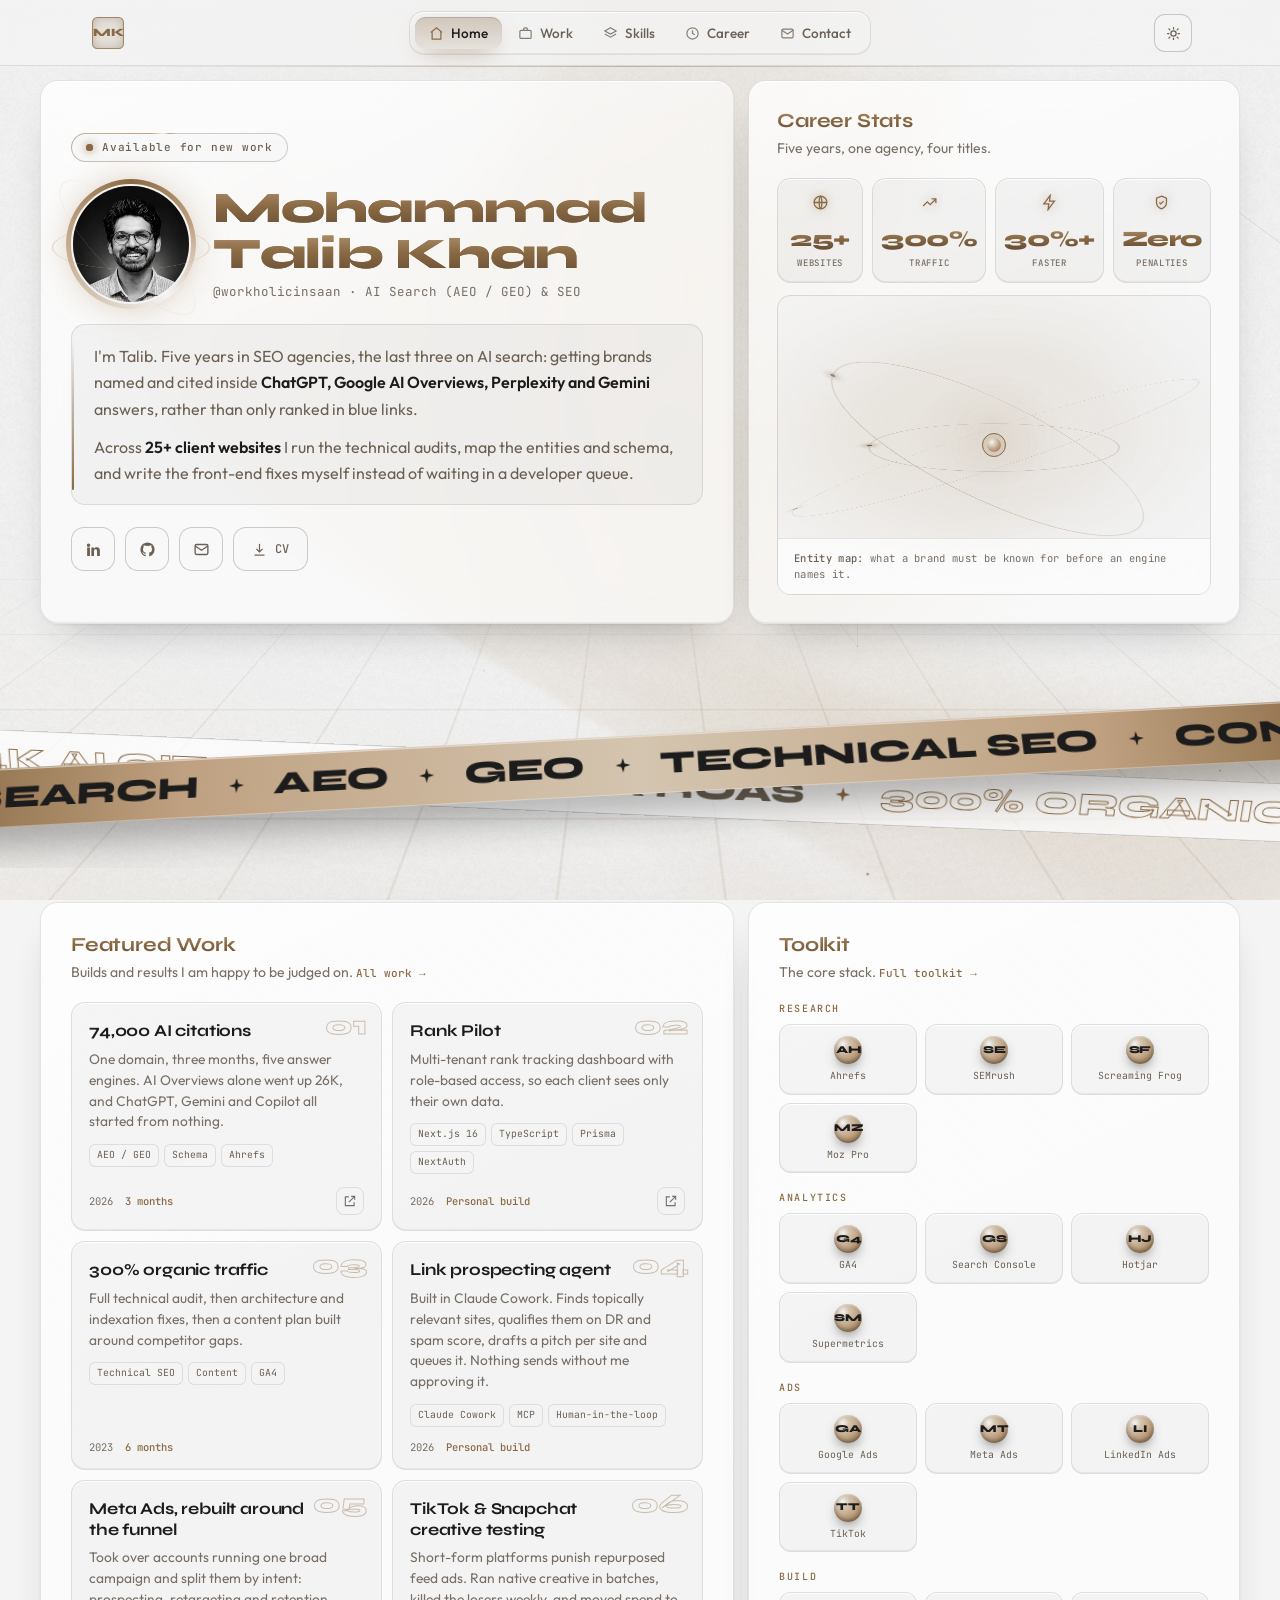
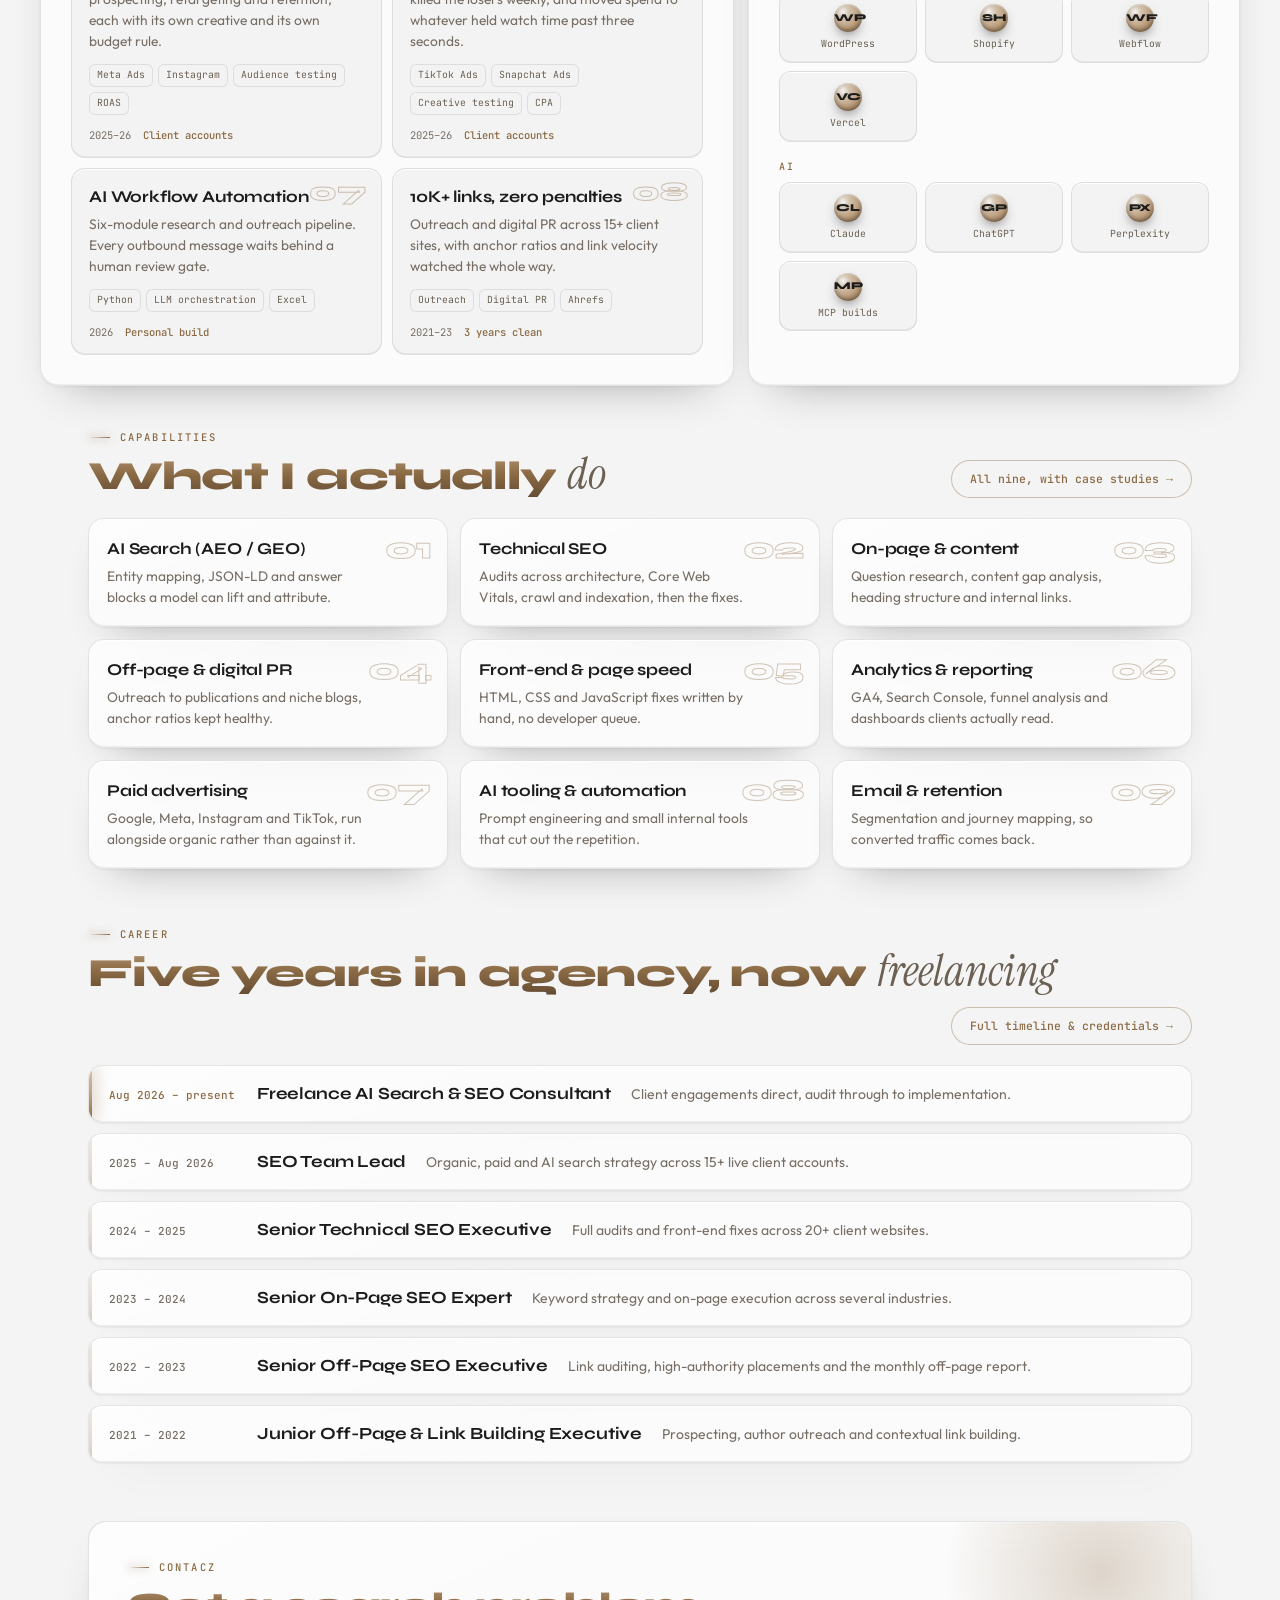
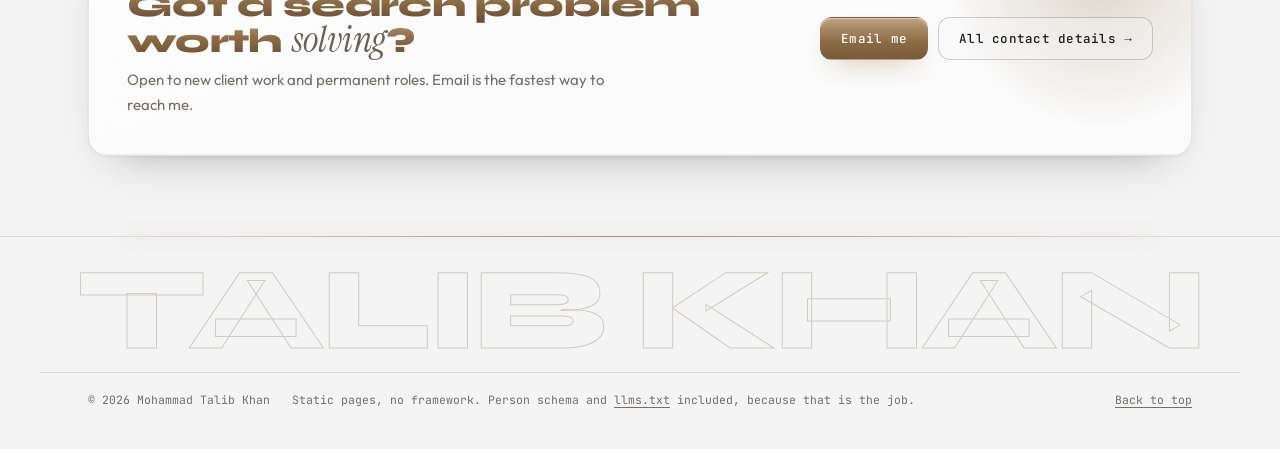
<file: index.html>
<!DOCTYPE html>
<html lang="en-NZ">
<head>
<meta charset="utf-8">
<meta name="viewport" content="width=device-width, initial-scale=1">
<title>Mohammad Talib Khan | AI Search (AEO/GEO) &amp; SEO Specialist</title>
<meta name="description" content="SEO specialist with five years of agency work, three of them on AI search: getting brands named and cited inside ChatGPT, Google AI Overviews, Perplexity and Gemini. 25+ client websites.">
<meta name="author" content="Mohammad Talib Khan">
<meta name="robots" content="index, follow, max-image-preview:large, max-snippet:-1">
<link rel="canonical" href="https://workholicinsaan.github.io/portfolio/">

<meta property="og:type" content="profile">
<meta property="og:title" content="Mohammad Talib Khan | AI Search (AEO/GEO) &amp; SEO Specialist">
<meta property="og:description" content="SEO specialist with five years of agency work, three of them on AI search: getting brands named and cited inside ChatGPT, Google AI Overviews, Perplexity and Gemini. 25+ client websites.">
<meta property="og:url" content="https://workholicinsaan.github.io/portfolio/">
<meta property="og:image" content="https://workholicinsaan.github.io/portfolio/assets/og-image.jpg">
<meta property="og:locale" content="en_NZ">
<meta name="twitter:card" content="summary_large_image">
<meta name="twitter:title" content="Mohammad Talib Khan | AI Search (AEO/GEO) &amp; SEO Specialist">
<meta name="twitter:description" content="SEO specialist with five years of agency work, three of them on AI search: getting brands named and cited inside ChatGPT, Google AI Overviews, Perplexity and Gemini. 25+ client websites.">
<meta name="twitter:image" content="https://workholicinsaan.github.io/portfolio/assets/og-image.jpg">

<meta name="theme-color" content="#1C1C1C" media="(prefers-color-scheme: dark)">
<meta name="theme-color" content="#F4F4F4" media="(prefers-color-scheme: light)">

<link rel="preload" href="assets/fonts/syne.woff2" as="font" type="font/woff2" crossorigin>
<link rel="preload" href="assets/fonts/outfit.woff2" as="font" type="font/woff2" crossorigin>
<script>(function(d){d.classList.add("js");try{var t=localStorage.getItem("theme");if(t)d.setAttribute("data-theme",t);else if(matchMedia("(prefers-color-scheme: light)").matches)d.setAttribute("data-theme","light")}catch(e){}})(document.documentElement)</script>
<link rel="stylesheet" href="assets/style.css">

<script type="application/ld+json">
{
  "@context": "https://schema.org",
  "@graph": [
    {
      "@type": "Person",
      "@id": "https://workholicinsaan.github.io/portfolio/#person",
      "name": "Mohammad Talib Khan",
      "givenName": "Mohammad Talib",
      "familyName": "Khan",
      "jobTitle": "AI Search Optimisation (AEO/GEO) and SEO Specialist",
      "description": "SEO specialist with five years of agency experience, the last three focused on AI search: entity and schema structuring, technical SEO, and getting brands cited inside AI answer engines.",
      "image": "https://workholicinsaan.github.io/portfolio/assets/profile.webp",
      "email": "mailto:talibkhan.seo@gmail.com",
      "telephone": "+64 20 4046 8769",
      "url": "https://workholicinsaan.github.io/portfolio/",
      "alumniOf": {
        "@type": "CollegeOrUniversity",
        "name": "Dronacharya Group of Institutions"
      },
      "worksFor": { "@type": "Organization", "name": "Digitabytes" },
      "knowsAbout": [
        "Answer Engine Optimisation",
        "Generative Engine Optimisation",
        "Technical SEO",
        "JSON-LD structured data",
        "Entity and topic mapping",
        "Core Web Vitals",
        "Google Analytics 4",
        "Google Ads",
        "Link building",
        "Conversion rate optimisation"
      ],
      "sameAs": [
        "https://www.linkedin.com/in/mohammadtalibkhan/",
        "https://github.com/workholicinsaan"
      ]
    },
    {
      "@type": "ProfilePage",
      "@id": "https://workholicinsaan.github.io/portfolio/#page",
      "url": "https://workholicinsaan.github.io/portfolio/",
      "name": "Mohammad Talib Khan, AI Search and SEO Specialist",
      "inLanguage": "en-NZ",
      "mainEntity": { "@id": "https://workholicinsaan.github.io/portfolio/#person" }
    }
  ]
}
</script>
</head>
<body>
<canvas id="bg" aria-hidden="true"></canvas>
<div class="gridfx" aria-hidden="true"></div>
<div class="aura aura--1" aria-hidden="true"></div>
<div class="aura aura--2" aria-hidden="true"></div>
<a class="skip" href="#main">Skip to content</a>

<header class="nav">
  <div class="shell nav__in">
    <a class="mark" href="index.html" aria-label="Home"><span class="cube" aria-hidden="true"><i data-t="MK"></i><i data-t="SEO"></i><i data-t="AEO"></i><i data-t="GEO"></i><i></i><i></i></span></a>
    <nav class="navc" aria-label="Pages">
      <a href="index.html" aria-current="page"><svg width="15" height="15" viewBox="0 0 24 24" fill="none" stroke="currentColor" stroke-width="1.9" aria-hidden="true"><path d="M3 10.5 12 3l9 7.5"/><path d="M5 9.5V21h14V9.5"/></svg><span>Home</span></a>
      <a href="work.html"><svg width="15" height="15" viewBox="0 0 24 24" fill="none" stroke="currentColor" stroke-width="1.9" aria-hidden="true"><rect x="3" y="7" width="18" height="13" rx="2"/><path d="M9 7V5a2 2 0 0 1 2-2h2a2 2 0 0 1 2 2v2"/></svg><span>Work</span></a>
      <a href="skills.html"><svg width="15" height="15" viewBox="0 0 24 24" fill="none" stroke="currentColor" stroke-width="1.9" aria-hidden="true"><path d="m12 3 9 5-9 5-9-5 9-5Z"/><path d="m3 13 9 5 9-5"/></svg><span>Skills</span></a>
      <a href="career.html"><svg width="15" height="15" viewBox="0 0 24 24" fill="none" stroke="currentColor" stroke-width="1.9" aria-hidden="true"><circle cx="12" cy="12" r="9"/><path d="M12 7v5l3.5 2"/></svg><span>Career</span></a>
      <a href="contact.html"><svg width="15" height="15" viewBox="0 0 24 24" fill="none" stroke="currentColor" stroke-width="1.9" aria-hidden="true"><rect x="3" y="5" width="18" height="14" rx="2"/><path d="m3 7 9 6 9-6"/></svg><span>Contact</span></a>
    </nav>
    <div class="nav__cta">
      <button class="iconbtn" id="themeBtn" type="button" aria-label="Switch colour theme">
        <span class="ic" aria-hidden="true"><svg width="15" height="15" viewBox="0 0 24 24" fill="none" stroke="currentColor" stroke-width="2"><path d="M21 12.8A9 9 0 1 1 11.2 3a7 7 0 0 0 9.8 9.8z"/></svg><svg width="15" height="15" viewBox="0 0 24 24" fill="none" stroke="currentColor" stroke-width="2" stroke-linecap="round"><circle cx="12" cy="12" r="4.2"/><path d="M12 2.5v2.2M12 19.3v2.2M4.6 4.6l1.6 1.6M17.8 17.8l1.6 1.6M2.5 12h2.2M19.3 12h2.2M4.6 19.4l1.6-1.6M17.8 6.2l1.6-1.6"/></svg></span>
      </button>
    </div>
  </div>
</header>

<main id="main">
<a id="top"></a>
<!-- ============================ ROW 1: PROFILE + STATS ============================ -->
<section class="shell bento">

  <div class="tile t-profile pcard">
    <span class="pill"><i></i> Available for new work</span>
    <div class="phead">
      <div class="avatar-wrap"><div class="avatar"><img src="[data-uri]" width="440" height="440" alt="Mohammad Talib Khan" fetchpriority="high"></div><span class="orbit orbit--1" aria-hidden="true"><i></i></span><span class="orbit orbit--2" aria-hidden="true"><i></i></span></div>
      <div>
        <h1>Mohammad Talib Khan</h1>
        <p class="handle">@workholicinsaan &middot; AI Search (AEO / GEO) &amp; SEO</p>
      </div>
    </div>
    <div class="inner">
      <p class="bio">I'm Talib. Five years in SEO agencies, the last three on AI search: getting brands named and cited inside <b>ChatGPT, Google AI Overviews, Perplexity and Gemini</b> answers, rather than only ranked in blue links.</p>
      <p class="bio">Across <b>25+ client websites</b> I run the technical audits, map the entities and schema, and write the front-end fixes myself instead of waiting in a developer queue.</p>
    </div>
    <div class="social">
      <a class="sbtn" href="https://www.linkedin.com/in/mohammadtalibkhan/" target="_blank" rel="noopener" aria-label="LinkedIn"><svg width="17" height="17" viewBox="0 0 24 24" fill="currentColor" aria-hidden="true"><path d="M4.98 3.5a2.5 2.5 0 1 1 0 5 2.5 2.5 0 0 1 0-5ZM3 9h4v12H3zM9 9h3.8v1.7h.05c.53-.95 1.83-1.95 3.75-1.95C20.4 8.75 21 11.1 21 14.1V21h-4v-6c0-1.43-.03-3.27-2-3.27-2 0-2.3 1.55-2.3 3.16V21H9z"/></svg></a>
      <a class="sbtn" href="https://github.com/workholicinsaan" target="_blank" rel="noopener" aria-label="GitHub"><svg width="17" height="17" viewBox="0 0 24 24" fill="currentColor" aria-hidden="true"><path d="M12 2a10 10 0 0 0-3.16 19.49c.5.09.68-.22.68-.48v-1.7c-2.78.6-3.37-1.34-3.37-1.34-.45-1.16-1.11-1.47-1.11-1.47-.91-.62.07-.6.07-.6 1 .07 1.53 1.03 1.53 1.03.9 1.53 2.34 1.09 2.91.83.09-.65.35-1.09.63-1.34-2.22-.25-4.56-1.11-4.56-4.94 0-1.09.39-1.98 1.03-2.68-.1-.25-.45-1.27.1-2.64 0 0 .84-.27 2.75 1.02a9.5 9.5 0 0 1 5 0c1.91-1.29 2.75-1.02 2.75-1.02.55 1.37.2 2.39.1 2.64.64.7 1.03 1.59 1.03 2.68 0 3.84-2.34 4.68-4.57 4.93.36.31.68.92.68 1.85v2.74c0 .27.18.58.69.48A10 10 0 0 0 12 2Z"/></svg></a>
      <a class="sbtn" href="mailto:talibkhan.seo@gmail.com" aria-label="Email"><svg width="17" height="17" viewBox="0 0 24 24" fill="none" stroke="currentColor" stroke-width="1.9" aria-hidden="true"><rect x="3" y="5" width="18" height="14" rx="2"/><path d="m3 7 9 6 9-6"/></svg></a>
      <a class="sbtn sbtn--wide" href="assets/mohammad-talib-khan-cv.pdf" download><svg width="15" height="15" viewBox="0 0 24 24" fill="none" stroke="currentColor" stroke-width="1.9" aria-hidden="true"><path d="M12 3v12"/><path d="m7 11 5 5 5-5"/><path d="M4 21h16"/></svg> CV</a>
    </div>
  </div>

  <div class="tile t-stack" style="padding:clamp(20px,2.4vw,28px);display:flex;flex-direction:column">
    <h2 class="card__h">Career Stats</h2>
    <p class="card__s">Five years, one agency, four titles.</p>
    <div class="stats4">
      <div class="st"><svg width="17" height="17" viewBox="0 0 24 24" fill="none" stroke="currentColor" stroke-width="1.8" aria-hidden="true"><circle cx="12" cy="12" r="9"/><path d="M3 12h18M12 3c2.5 2.7 2.5 15.3 0 18M12 3c-2.5 2.7-2.5 15.3 0 18"/></svg><b>25+</b><span>WEBSITES</span></div>
      <div class="st"><svg width="17" height="17" viewBox="0 0 24 24" fill="none" stroke="currentColor" stroke-width="1.8" aria-hidden="true"><path d="m3 17 6-6 4 4 8-8"/><path d="M15 7h6v6"/></svg><b>300%</b><span>TRAFFIC</span></div>
      <div class="st"><svg width="17" height="17" viewBox="0 0 24 24" fill="none" stroke="currentColor" stroke-width="1.8" aria-hidden="true"><path d="M13 2 4 14h7l-1 8 9-12h-7l1-8Z"/></svg><b>30%+</b><span>FASTER</span></div>
      <div class="st"><svg width="17" height="17" viewBox="0 0 24 24" fill="none" stroke="currentColor" stroke-width="1.8" aria-hidden="true"><path d="M12 3l7 3v6c0 4.2-2.9 7.6-7 9-4.1-1.4-7-4.8-7-9V6l7-3Z"/><path d="m9 12 2 2 4-4"/></svg><b>Zero</b><span>PENALTIES</span></div>
    </div>
    <div class="graphbox">
      <div class="orb" aria-hidden="true">
        <div class="orb__rings">
          <span class="ring ring--a"></span>
          <span class="ring ring--b"></span>
          <span class="ring ring--c"></span>
        </div>
        <span class="orb__core"></span>
        <canvas id="ggraph"></canvas>
      </div>
      <p class="orb__cap"><b>Entity map:</b> what a brand must be known for before an engine names it.</p>
    </div>
  </div>
</section>

<!-- ============================ 3D MARQUEE (decorative, words drawn by CSS) ============================ -->
<div class="bands" aria-hidden="true">
  <div class="band band--a"><div class="band__track">
    <span data-t="AI Search"></span><i class="band__sep"></i>
    <span data-t="AEO"></span><i class="band__sep"></i>
    <span data-t="GEO"></span><i class="band__sep"></i>
    <span data-t="Technical SEO"></span><i class="band__sep"></i>
    <span data-t="Content"></span><i class="band__sep"></i>
    <span data-t="Digital PR"></span><i class="band__sep"></i>
    <span data-t="Google Ads"></span><i class="band__sep"></i>
    <span data-t="Meta Ads"></span><i class="band__sep"></i>
    <span data-t="TikTok Ads"></span><i class="band__sep"></i>
    <span data-t="Analytics"></span><i class="band__sep"></i>
    <span data-t="Page Speed"></span><i class="band__sep"></i>
  </div></div>
  <div class="band band--b"><div class="band__track">
    <span data-t="74K AI citations"></span><i class="band__sep"></i>
    <span data-t="10.82x ROAS"></span><i class="band__sep"></i>
    <span data-t="300% organic traffic"></span><i class="band__sep"></i>
    <span data-t="1.4s LCP"></span><i class="band__sep"></i>
    <span data-t="10K+ backlinks"></span><i class="band__sep"></i>
    <span data-t="Zero penalties"></span><i class="band__sep"></i>
    <span data-t="25+ websites"></span><i class="band__sep"></i>
    <span data-t="&euro;1.53M attributed revenue"></span><i class="band__sep"></i>
  </div></div>
</div>

<!-- ============================ ROW 2: FEATURED + TOOLKIT ============================ -->
<section class="shell bento" style="padding-top:0">
  <div class="tile t-work">
    <h2 class="card__h">Featured Work</h2>
    <p class="card__s">Builds and results I am happy to be judged on. <a class="cardlink" href="work.html">All work &rarr;</a></p>
    <div class="fp">
      <article class="fpc">
        <h4>74,000 AI citations</h4>
        <p>One domain, three months, five answer engines. AI Overviews alone went up 26K, and ChatGPT, Gemini and Copilot all started from nothing.</p>
        <ul class="fpt"><li>AEO / GEO</li><li>Schema</li><li>Ahrefs</li></ul>
        <div class="fpf"><span>2026</span><b>3 months</b><a href="https://visa2fly.com/" target="_blank" rel="noopener" aria-label="Visit visa2fly.com"><svg width="14" height="14" viewBox="0 0 24 24" fill="none" stroke="currentColor" stroke-width="1.9" aria-hidden="true"><path d="M14 4h6v6"/><path d="M20 4 10 14"/><path d="M19 14v6H4V5h6"/></svg></a></div>
      </article>

      <article class="fpc">
        <h4>Rank Pilot</h4>
        <p>Multi-tenant rank tracking dashboard with role-based access, so each client sees only their own data.</p>
        <ul class="fpt"><li>Next.js 16</li><li>TypeScript</li><li>Prisma</li><li>NextAuth</li></ul>
        <div class="fpf"><span>2026</span><b>Personal build</b><a href="https://github.com/workholicinsaan" target="_blank" rel="noopener" aria-label="GitHub"><svg width="14" height="14" viewBox="0 0 24 24" fill="none" stroke="currentColor" stroke-width="1.9" aria-hidden="true"><path d="M14 4h6v6"/><path d="M20 4 10 14"/><path d="M19 14v6H4V5h6"/></svg></a></div>
      </article>

      <article class="fpc">
        <h4>300% organic traffic</h4>
        <p>Full technical audit, then architecture and indexation fixes, then a content plan built around competitor gaps.</p>
        <ul class="fpt"><li>Technical SEO</li><li>Content</li><li>GA4</li></ul>
        <div class="fpf"><span>2023</span><b>6 months</b></div>
      </article>

      <article class="fpc">
        <h4>Link prospecting agent</h4>
        <p>Built in Claude Cowork. Finds topically relevant sites, qualifies them on DR and spam score, drafts a pitch per site and queues it. Nothing sends without me approving it.</p>
        <ul class="fpt"><li>Claude Cowork</li><li>MCP</li><li>Human-in-the-loop</li></ul>
        <div class="fpf"><span>2026</span><b>Personal build</b></div>
      </article>

      <article class="fpc">
        <h4>Meta Ads, rebuilt around the funnel</h4>
        <p>Took over accounts running one broad campaign and split them by intent: prospecting, retargeting and retention, each with its own creative and its own budget rule.</p>
        <ul class="fpt"><li>Meta Ads</li><li>Instagram</li><li>Audience testing</li><li>ROAS</li></ul>
        <div class="fpf"><span>2025&ndash;26</span><b>Client accounts</b></div>
      </article>

      <article class="fpc">
        <h4>TikTok &amp; Snapchat creative testing</h4>
        <p>Short-form platforms punish repurposed feed ads. Ran native creative in batches, killed the losers weekly, and moved spend to whatever held watch time past three seconds.</p>
        <ul class="fpt"><li>TikTok Ads</li><li>Snapchat Ads</li><li>Creative testing</li><li>CPA</li></ul>
        <div class="fpf"><span>2025&ndash;26</span><b>Client accounts</b></div>
      </article>

      <article class="fpc">
        <h4>AI Workflow Automation</h4>
        <p>Six-module research and outreach pipeline. Every outbound message waits behind a human review gate.</p>
        <ul class="fpt"><li>Python</li><li>LLM orchestration</li><li>Excel</li></ul>
        <div class="fpf"><span>2026</span><b>Personal build</b></div>
      </article>

      <article class="fpc">
        <h4>10K+ links, zero penalties</h4>
        <p>Outreach and digital PR across 15+ client sites, with anchor ratios and link velocity watched the whole way.</p>
        <ul class="fpt"><li>Outreach</li><li>Digital PR</li><li>Ahrefs</li></ul>
        <div class="fpf"><span>2021&ndash;23</span><b>3 years clean</b></div>
      </article>
    </div>
  </div>

  <div class="tile t-tools">
    <h2 class="card__h">Toolkit</h2>
    <p class="card__s">The core stack. <a class="cardlink" href="skills.html#toolkit">Full toolkit &rarr;</a></p>
    <p class="tgroup">Research</p>
    <ul class="tools">
      <li><span class="tm" aria-hidden="true">AH</span>Ahrefs</li>
      <li><span class="tm" aria-hidden="true">SE</span>SEMrush</li>
      <li><span class="tm" aria-hidden="true">SF</span>Screaming Frog</li>
      <li><span class="tm" aria-hidden="true">MZ</span>Moz Pro</li>
    </ul>
    <p class="tgroup">Analytics</p>
    <ul class="tools">
      <li><span class="tm" aria-hidden="true">G4</span>GA4</li>
      <li><span class="tm" aria-hidden="true">GS</span>Search Console</li>
      <li><span class="tm" aria-hidden="true">HJ</span>Hotjar</li>
      <li><span class="tm" aria-hidden="true">SM</span>Supermetrics</li>
    </ul>
    <p class="tgroup">Ads</p>
    <ul class="tools">
      <li><span class="tm" aria-hidden="true">GA</span>Google Ads</li>
      <li><span class="tm" aria-hidden="true">MT</span>Meta Ads</li>
      <li><span class="tm" aria-hidden="true">LI</span>LinkedIn Ads</li>
      <li><span class="tm" aria-hidden="true">TT</span>TikTok</li>
    </ul>
    <p class="tgroup">Build</p>
    <ul class="tools">
      <li><span class="tm" aria-hidden="true">WP</span>WordPress</li>
      <li><span class="tm" aria-hidden="true">SH</span>Shopify</li>
      <li><span class="tm" aria-hidden="true">WF</span>Webflow</li>
      <li><span class="tm" aria-hidden="true">VC</span>Vercel</li>
    </ul>
    <p class="tgroup">AI</p>
    <ul class="tools">
      <li><span class="tm" aria-hidden="true">CL</span>Claude</li>
      <li><span class="tm" aria-hidden="true">GP</span>ChatGPT</li>
      <li><span class="tm" aria-hidden="true">PX</span>Perplexity</li>
      <li><span class="tm" aria-hidden="true">MP</span>MCP builds</li>
    </ul>
  </div>
</section>

<!-- ============================ SKILLS AT A GLANCE ============================ -->
<section class="shell" style="padding-bottom:clamp(38px,5vw,58px)">
  <div class="shead rv">
    <div>
      <p class="eyebrow">Capabilities</p>
      <h2>What I actually <span class="it">do</span></h2>
    </div>
    <a class="shead__l" href="skills.html">All nine, with case studies &rarr;</a>
  </div>
  <div class="skmini">
    <a class="skm" href="skills.html"><b>AI Search (AEO / GEO)</b><span>Entity mapping, JSON-LD and answer blocks a model can lift and attribute.</span></a>
    <a class="skm" href="skills.html"><b>Technical SEO</b><span>Audits across architecture, Core Web Vitals, crawl and indexation, then the fixes.</span></a>
    <a class="skm" href="skills.html"><b>On-page &amp; content</b><span>Question research, content gap analysis, heading structure and internal links.</span></a>
    <a class="skm" href="skills.html"><b>Off-page &amp; digital PR</b><span>Outreach to publications and niche blogs, anchor ratios kept healthy.</span></a>
    <a class="skm" href="skills.html"><b>Front-end &amp; page speed</b><span>HTML, CSS and JavaScript fixes written by hand, no developer queue.</span></a>
    <a class="skm" href="skills.html"><b>Analytics &amp; reporting</b><span>GA4, Search Console, funnel analysis and dashboards clients actually read.</span></a>
    <a class="skm" href="skills.html"><b>Paid advertising</b><span>Google, Meta, Instagram and TikTok, run alongside organic rather than against it.</span></a>
    <a class="skm" href="skills.html"><b>AI tooling &amp; automation</b><span>Prompt engineering and small internal tools that cut out the repetition.</span></a>
    <a class="skm" href="skills.html"><b>Email &amp; retention</b><span>Segmentation and journey mapping, so converted traffic comes back.</span></a>
  </div>
</section>

<!-- ============================ CAREER AT A GLANCE ============================ -->
<section class="shell" style="padding-bottom:clamp(38px,5vw,58px)">
  <div class="shead rv">
    <div>
      <p class="eyebrow">Career</p>
      <h2>Five years in agency, now <span class="it">freelancing</span></h2>
    </div>
    <a class="shead__l" href="career.html">Full timeline &amp; credentials &rarr;</a>
  </div>
  <div class="cmini">
    <div class="cm"><em>Aug 2026 – present</em><b>Freelance AI Search &amp; SEO Consultant</b><span>Client engagements direct, audit through to implementation.</span></div>
    <div class="cm cm--old"><em>2025 – Aug 2026</em><b>SEO Team Lead</b><span>Organic, paid and AI search strategy across 15+ live client accounts.</span></div>
    <div class="cm cm--old"><em>2024 – 2025</em><b>Senior Technical SEO Executive</b><span>Full audits and front-end fixes across 20+ client websites.</span></div>
    <div class="cm cm--old"><em>2023 – 2024</em><b>Senior On-Page SEO Expert</b><span>Keyword strategy and on-page execution across several industries.</span></div>
    <div class="cm cm--old"><em>2022 – 2023</em><b>Senior Off-Page SEO Executive</b><span>Link auditing, high-authority placements and the monthly off-page report.</span></div>
    <div class="cm cm--old"><em>2021 – 2022</em><b>Junior Off-Page &amp; Link Building Executive</b><span>Prospecting, author outreach and contextual link building.</span></div>
  </div>
</section>

<!-- ============================ CONTACT STRIP ============================ -->
<section class="shell" style="padding-bottom:clamp(48px,7vw,80px)">
  <div class="cstrip rv">
    <div class="cstrip__t">
      <p class="eyebrow">Contact</p>
      <h2>Got a search problem worth <span class="it">solving</span>?</h2>
      <p>Open to new client work and permanent roles. Email is the fastest way to reach me.</p>
    </div>
    <div class="row">
      <a class="btn btn--fill" href="mailto:talibkhan.seo@gmail.com?subject=Role%20enquiry">Email me</a>
      <a class="btn" href="contact.html">All contact details &rarr;</a>
    </div>
  </div>
</section>

</main>

<footer class="foot">
  <div class="wordmark" aria-hidden="true" data-word="Talib Khan"></div>
  <div class="shell foot__in">
    <span>&copy; <span id="yr">2026</span> Mohammad Talib Khan</span>
    <span>Static pages, no framework. Person schema and <a href="llms.txt">llms.txt</a> included, because that is the job.</span>
    <span class="foot__r"><a href="#top">Back to top</a></span>
  </div>
</footer>

<script src="assets/app.js" defer></script>
</body>
</html>
</file>
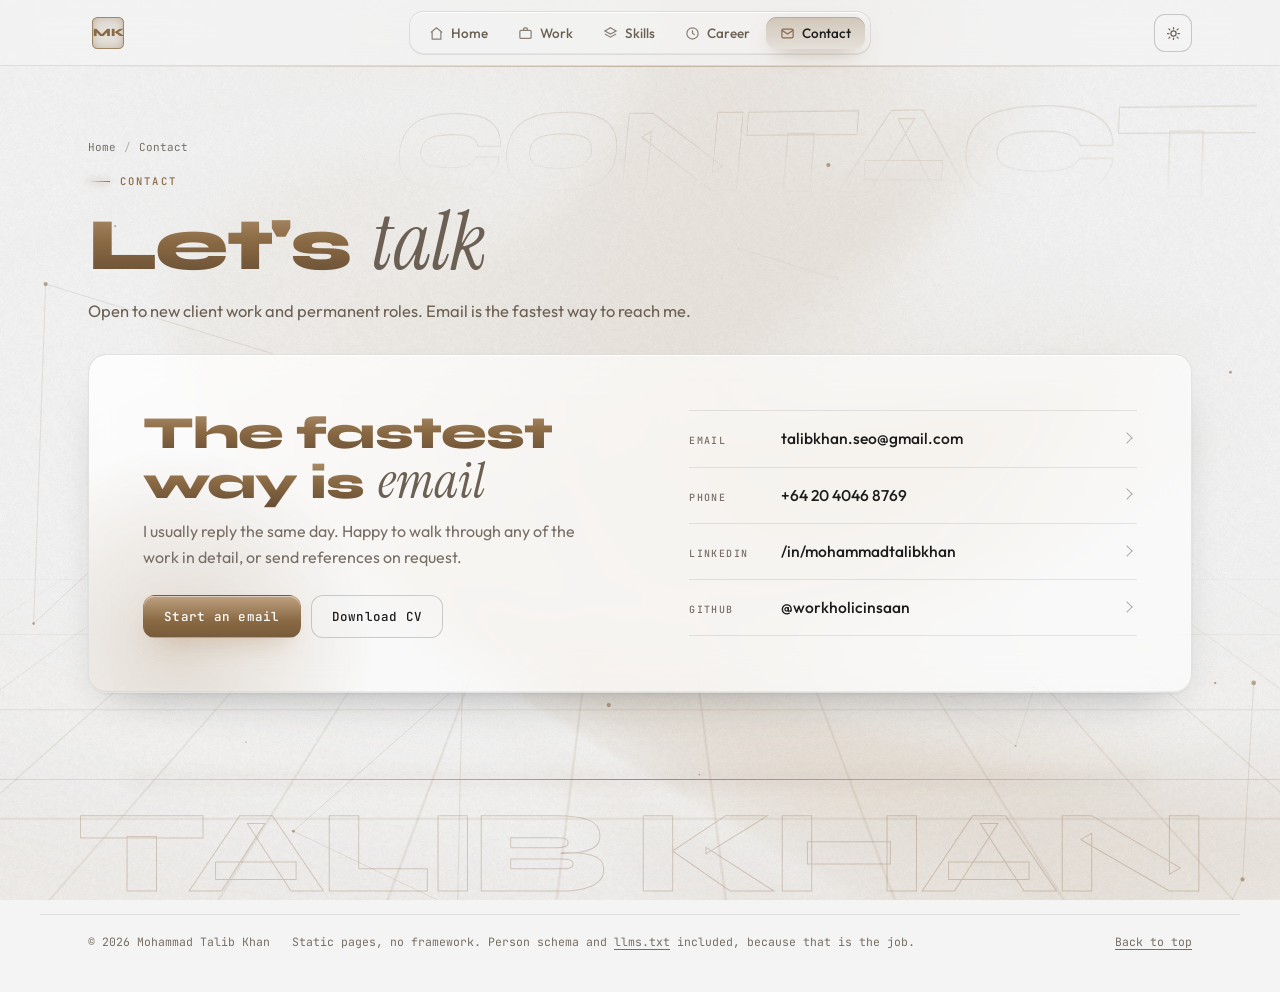
<file: contact.html>
<!DOCTYPE html>
<html lang="en-NZ">
<head>
<meta charset="utf-8">
<meta name="viewport" content="width=device-width, initial-scale=1">
<title>Contact | Mohammad Talib Khan</title>
<meta name="description" content="Get in touch with Mohammad Talib Khan, AI search and SEO specialist. Email talibkhan.seo@gmail.com or call +64 20 4046 8769.">
<meta name="author" content="Mohammad Talib Khan">
<meta name="robots" content="index, follow, max-image-preview:large, max-snippet:-1">
<link rel="canonical" href="https://workholicinsaan.github.io/portfolio/contact.html">

<meta property="og:type" content="website">
<meta property="og:title" content="Contact | Mohammad Talib Khan">
<meta property="og:description" content="Get in touch with Mohammad Talib Khan, AI search and SEO specialist. Email talibkhan.seo@gmail.com or call +64 20 4046 8769.">
<meta property="og:url" content="https://workholicinsaan.github.io/portfolio/contact.html">
<meta property="og:image" content="https://workholicinsaan.github.io/portfolio/assets/og-image.jpg">
<meta property="og:locale" content="en_NZ">
<meta name="twitter:card" content="summary_large_image">
<meta name="twitter:title" content="Contact | Mohammad Talib Khan">
<meta name="twitter:description" content="Get in touch with Mohammad Talib Khan, AI search and SEO specialist. Email talibkhan.seo@gmail.com or call +64 20 4046 8769.">
<meta name="twitter:image" content="https://workholicinsaan.github.io/portfolio/assets/og-image.jpg">

<meta name="theme-color" content="#1C1C1C" media="(prefers-color-scheme: dark)">
<meta name="theme-color" content="#F4F4F4" media="(prefers-color-scheme: light)">

<link rel="preload" href="assets/fonts/syne.woff2" as="font" type="font/woff2" crossorigin>
<link rel="preload" href="assets/fonts/outfit.woff2" as="font" type="font/woff2" crossorigin>
<script>(function(d){d.classList.add("js");try{var t=localStorage.getItem("theme");if(t)d.setAttribute("data-theme",t);else if(matchMedia("(prefers-color-scheme: light)").matches)d.setAttribute("data-theme","light")}catch(e){}})(document.documentElement)</script>
<link rel="stylesheet" href="assets/style.css">

<script type="application/ld+json">
{
  "@context": "https://schema.org",
  "@graph": [
    {
      "@type": "ContactPage",
      "@id": "https://workholicinsaan.github.io/portfolio/contact.html#page",
      "url": "https://workholicinsaan.github.io/portfolio/contact.html",
      "name": "Contact | Mohammad Talib Khan",
      "inLanguage": "en-NZ",
      "about": { "@id": "https://workholicinsaan.github.io/portfolio/#person" }
    },
    {
      "@type": "BreadcrumbList",
      "itemListElement": [
        { "@type": "ListItem", "position": 1, "name": "Home", "item": "https://workholicinsaan.github.io/portfolio/" },
        { "@type": "ListItem", "position": 2, "name": "Contact", "item": "https://workholicinsaan.github.io/portfolio/contact.html" }
      ]
    }
  ]
}
</script>
</head>
<body>
<canvas id="bg" aria-hidden="true"></canvas>
<div class="gridfx" aria-hidden="true"></div>
<div class="aura aura--1" aria-hidden="true"></div>
<div class="aura aura--2" aria-hidden="true"></div>
<a class="skip" href="#main">Skip to content</a>

<header class="nav">
  <div class="shell nav__in">
    <a class="mark" href="index.html" aria-label="Home"><span class="cube" aria-hidden="true"><i data-t="MK"></i><i data-t="SEO"></i><i data-t="AEO"></i><i data-t="GEO"></i><i></i><i></i></span></a>
    <nav class="navc" aria-label="Pages">
      <a href="index.html"><svg width="15" height="15" viewBox="0 0 24 24" fill="none" stroke="currentColor" stroke-width="1.9" aria-hidden="true"><path d="M3 10.5 12 3l9 7.5"/><path d="M5 9.5V21h14V9.5"/></svg><span>Home</span></a>
      <a href="work.html"><svg width="15" height="15" viewBox="0 0 24 24" fill="none" stroke="currentColor" stroke-width="1.9" aria-hidden="true"><rect x="3" y="7" width="18" height="13" rx="2"/><path d="M9 7V5a2 2 0 0 1 2-2h2a2 2 0 0 1 2 2v2"/></svg><span>Work</span></a>
      <a href="skills.html"><svg width="15" height="15" viewBox="0 0 24 24" fill="none" stroke="currentColor" stroke-width="1.9" aria-hidden="true"><path d="m12 3 9 5-9 5-9-5 9-5Z"/><path d="m3 13 9 5 9-5"/></svg><span>Skills</span></a>
      <a href="career.html"><svg width="15" height="15" viewBox="0 0 24 24" fill="none" stroke="currentColor" stroke-width="1.9" aria-hidden="true"><circle cx="12" cy="12" r="9"/><path d="M12 7v5l3.5 2"/></svg><span>Career</span></a>
      <a href="contact.html" aria-current="page"><svg width="15" height="15" viewBox="0 0 24 24" fill="none" stroke="currentColor" stroke-width="1.9" aria-hidden="true"><rect x="3" y="5" width="18" height="14" rx="2"/><path d="m3 7 9 6 9-6"/></svg><span>Contact</span></a>
    </nav>
    <div class="nav__cta">
      <button class="iconbtn" id="themeBtn" type="button" aria-label="Switch colour theme">
        <span class="ic" aria-hidden="true"><svg width="15" height="15" viewBox="0 0 24 24" fill="none" stroke="currentColor" stroke-width="2"><path d="M21 12.8A9 9 0 1 1 11.2 3a7 7 0 0 0 9.8 9.8z"/></svg><svg width="15" height="15" viewBox="0 0 24 24" fill="none" stroke="currentColor" stroke-width="2" stroke-linecap="round"><circle cx="12" cy="12" r="4.2"/><path d="M12 2.5v2.2M12 19.3v2.2M4.6 4.6l1.6 1.6M17.8 17.8l1.6 1.6M2.5 12h2.2M19.3 12h2.2M4.6 19.4l1.6-1.6M17.8 6.2l1.6-1.6"/></svg></span>
      </button>
    </div>
  </div>
</header>

<main id="main">
<a id="top"></a>
<section class="shell pagehead" data-word="Contact">
  <p class="crumb"><a href="index.html">Home</a><span>/</span>Contact</p>
  <p class="eyebrow">Contact</p>
  <h1>Let's <span class="it">talk</span></h1>
  <p>Open to new client work and permanent roles. Email is the fastest way to reach me.</p>
</section>

<!-- ============================ CONTACT ============================ -->
<section class="shell" style="padding-bottom:clamp(48px,7vw,86px)" id="contact">
  <div class="cta rv">
    <div>
      <h2>The fastest way is <span class="it">email</span></h2>
      <p>I usually reply the same day. Happy to walk through any of the work in detail, or send references on request.</p>
      <div class="row">
        <a class="btn btn--fill" href="mailto:talibkhan.seo@gmail.com?subject=Role%20enquiry">Start an email</a>
        <a class="btn" href="assets/mohammad-talib-khan-cv.pdf" download>Download CV</a>
      </div>
    </div>
    <ul class="clist">
      <li><a href="mailto:talibkhan.seo@gmail.com"><em>Email</em><b>talibkhan.seo@gmail.com</b></a></li>
      <li><a href="tel:+642040468769"><em>Phone</em><b>+64 20 4046 8769</b></a></li>
      <li><a href="https://www.linkedin.com/in/mohammadtalibkhan/" target="_blank" rel="noopener"><em>LinkedIn</em><b>/in/mohammadtalibkhan</b></a></li>
      <li><a href="https://github.com/workholicinsaan" target="_blank" rel="noopener"><em>GitHub</em><b>@workholicinsaan</b></a></li>
          </ul>
  </div>
</section>
</main>

<footer class="foot">
  <div class="wordmark" aria-hidden="true" data-word="Talib Khan"></div>
  <div class="shell foot__in">
    <span>&copy; <span id="yr">2026</span> Mohammad Talib Khan</span>
    <span>Static pages, no framework. Person schema and <a href="llms.txt">llms.txt</a> included, because that is the job.</span>
    <span class="foot__r"><a href="#top">Back to top</a></span>
  </div>
</footer>

<script src="assets/app.js" defer></script>
</body>
</html>
</file>
<file: assets/style.css>
/* ============================================================
   MOHAMMAD TALIB KHAN · PORTFOLIO · 5D EDITION

   Palette is unchanged, chosen by the client:
   #1C1C1C ground · #BFA181 brass · #D4C5B0 sand · #F4F4F4 chalk
   Every other colour in this file is a tint or shade of those four.

   How the "5D" is built:
   1. depth      glass cards, 3D tilt, parallax layers, a perspective floor
   2. motion     3D reveals, word flips, orbiting rings, marquee bands
   3. time       a liquid brass background that keeps flowing (WebGL, app.js)
   4. light      brass behaves like metal: sheen sweeps, a light that follows the cursor
   5. response   everything reacts to the cursor and to scroll
   ============================================================ */

/* ---------- fonts: self-hosted, latin subset ---------- */
@font-face{font-family:"Syne";src:url("fonts/syne.woff2") format("woff2");font-weight:400 800;font-style:normal;font-display:swap;unicode-range:U+0000-00FF,U+0131,U+0152-0153,U+02BB-02BC,U+02C6,U+02DA,U+02DC,U+0304,U+0308,U+0329,U+2000-206F,U+20AC,U+2122,U+2191,U+2193,U+2212,U+2215,U+FEFF,U+FFFD}
@font-face{font-family:"Instrument Serif";src:url("fonts/instrument-serif-italic.woff2") format("woff2");font-weight:400;font-style:italic;font-display:swap;unicode-range:U+0000-00FF,U+0131,U+0152-0153,U+02BB-02BC,U+02C6,U+02DA,U+02DC,U+0304,U+0308,U+0329,U+2000-206F,U+20AC,U+2122,U+2191,U+2193,U+2212,U+2215,U+FEFF,U+FFFD}
@font-face{font-family:"Outfit";src:url("fonts/outfit.woff2") format("woff2");font-weight:100 900;font-style:normal;font-display:swap;unicode-range:U+0000-00FF,U+0131,U+0152-0153,U+02BB-02BC,U+02C6,U+02DA,U+02DC,U+0304,U+0308,U+0329,U+2000-206F,U+20AC,U+2122,U+2191,U+2193,U+2212,U+2215,U+FEFF,U+FFFD}
@font-face{font-family:"JetBrains Mono";src:url("fonts/jetbrains-mono.woff2") format("woff2");font-weight:100 800;font-style:normal;font-display:swap;unicode-range:U+0000-00FF,U+0131,U+0152-0153,U+02BB-02BC,U+02C6,U+02DA,U+02DC,U+0304,U+0308,U+0329,U+2000-206F,U+20AC,U+2122,U+2191,U+2193,U+2212,U+2215,U+FEFF,U+FFFD}

/* fallbacks sized to Syne and Outfit, so text barely moves when the real fonts land */
@font-face{font-family:"Syne Fallback";src:local("Arial Bold"),local("Arial-BoldMT"),local("Roboto Bold"),local("Liberation Sans Bold");font-weight:800;size-adjust:166%;ascent-override:55.6%;descent-override:16.5%;line-gap-override:0%}
@font-face{font-family:"Syne Fallback";src:local("Arial Bold"),local("Arial-BoldMT"),local("Roboto Bold"),local("Liberation Sans Bold");font-weight:400 799;size-adjust:115%;ascent-override:80.3%;descent-override:23.9%;line-gap-override:0%}
@font-face{font-family:"Outfit Fallback";src:local("Arial"),local("ArialMT"),local("Roboto"),local("Liberation Sans");size-adjust:98.6%;ascent-override:101.4%;descent-override:26.4%;line-gap-override:0%}

@property --ang{syntax:"<angle>";inherits:false;initial-value:0deg}

/* ============================================================
   TOKENS
   ============================================================ */
:root{
  --ground:#1C1C1C;
  --brass:#BFA181;
  --brass-lo:#8A6A44;
  --sand:#D4C5B0;
  --chalk:#F4F4F4;
  --muted:#A0978B;
  --ink:#1C1C1C;

  --line:rgba(212,197,176,.13);
  --line-2:rgba(212,197,176,.27);
  --panel:rgba(30,30,30,.62);
  --panel-hi:rgba(52,49,45,.5);
  --panel-2:rgba(212,197,176,.045);
  --solid:#232323;
  --glass:blur(16px) saturate(135%);
  --bevel:inset 0 1px 0 rgba(244,244,244,.07),inset 0 -1px 0 rgba(0,0,0,.38);
  --shadow:0 1px 2px rgba(0,0,0,.45),0 26px 52px -30px rgba(0,0,0,.95);
  --shadow-up:0 2px 6px rgba(0,0,0,.5),0 46px 80px -38px rgba(0,0,0,1),0 0 46px -16px rgba(191,161,129,.5);
  --vig:rgba(10,10,10,.55);
  --grid:rgba(191,161,129,.17);

  /* brass as metal: a vertical polish plus a moving sheen */
  --metal-stops:#F4F4F4 -8%,#D4C5B0 30%,#BFA181 62%,#8A6A44 112%;
  --metal-v:linear-gradient(180deg,var(--metal-stops));
  --sheen:linear-gradient(100deg,transparent 40%,rgba(244,244,244,.95) 50%,transparent 60%);
  --brass-fill:linear-gradient(180deg,#D4C5B0 0%,#BFA181 52%,#8A6A44 130%);

  --display:"Syne","Syne Fallback",system-ui,sans-serif;
  --serif:var(--display);
  --it:"Instrument Serif",Georgia,"Times New Roman",serif;
  --sans:"Outfit","Outfit Fallback",system-ui,-apple-system,"Segoe UI",sans-serif;
  --mono:"JetBrains Mono",ui-monospace,SFMono-Regular,Menlo,Consolas,monospace;

  --wrap:1200px;
  --gut:clamp(16px,4.5vw,48px);
  --r:18px;
  --gap:14px;
  --ease:cubic-bezier(.16,1,.3,1);
  --spring:cubic-bezier(.34,1.56,.64,1);
  color-scheme:dark;
}
html[data-theme="light"]{
  --ground:#F4F4F4;
  --brass:#8A6A44;
  --brass-lo:#6F5436;
  --sand:#6B6053;
  --chalk:#1C1C1C;
  --muted:#776E65;
  --ink:#FFFFFF;

  --line:rgba(28,28,28,.1);
  --line-2:rgba(28,28,28,.2);
  --panel:rgba(255,255,255,.62);
  --panel-hi:rgba(255,255,255,.8);
  --panel-2:rgba(28,28,28,.035);
  --solid:#FFFFFF;
  --bevel:inset 0 1px 0 rgba(255,255,255,.95),inset 0 -1px 0 rgba(28,28,28,.06);
  --shadow:0 1px 2px rgba(28,28,28,.05),0 20px 44px -28px rgba(28,28,28,.45);
  --shadow-up:0 2px 6px rgba(28,28,28,.08),0 38px 70px -34px rgba(28,28,28,.55),0 0 40px -18px rgba(191,161,129,.9);
  --vig:rgba(191,161,129,.14);
  --grid:rgba(138,106,68,.15);

  --metal-stops:#BFA181 -20%,#8A6A44 45%,#5E4630 110%;
  --sheen:linear-gradient(100deg,transparent 40%,rgba(212,197,176,.95) 50%,transparent 60%);
  --brass-fill:linear-gradient(180deg,#BFA181 0%,#8A6A44 60%,#6F5436 120%);
  color-scheme:light;
}

/* ============================================================
   BASE
   ============================================================ */
*,*::before,*::after{box-sizing:border-box}
html{-webkit-text-size-adjust:100%;scroll-behavior:smooth;background:var(--ground)}
body{
  margin:0;position:relative;min-height:100vh;background:var(--ground);color:var(--chalk);
  font-family:var(--sans);font-size:16px;line-height:1.62;font-weight:400;
  -webkit-font-smoothing:antialiased;-moz-osx-font-smoothing:grayscale;overflow-x:hidden;
}
img{max-width:100%;display:block}
a{color:var(--brass);text-underline-offset:3px}
:focus-visible{outline:2px solid var(--brass);outline-offset:3px;border-radius:6px}
::selection{background:var(--brass);color:#1C1C1C}
html[data-theme="light"] ::selection{color:#FFFFFF}
.shell{max-width:var(--wrap);margin-inline:auto;padding-inline:var(--gut);position:relative;z-index:1}
.skip{position:absolute;left:-9999px;background:var(--solid);color:var(--chalk);padding:10px 16px;z-index:99;border-radius:10px}
.skip:focus{left:12px;top:12px}
code{font-family:var(--mono)}

/* ============================================================
   BACKGROUND STACK (all fixed, all behind the content)
   #fx      liquid brass, WebGL, injected by app.js
   #bg      3D particle field you fly through when you scroll
   .gridfx  perspective floor that keeps moving forward
   .aura    soft glows, only used when WebGL is not available
   body::after  film grain and a vignette on top of all of it
   ============================================================ */
#fx,#bg{position:fixed;left:0;top:0;width:100%;height:100%;z-index:0;pointer-events:none;display:block}
#fx{opacity:0;transition:opacity 1.4s ease}
#fx.on{opacity:1}

.gridfx{
  position:fixed;left:0;right:0;bottom:0;height:44vh;z-index:0;pointer-events:none;overflow:hidden;
  perspective:600px;perspective-origin:50% 0;
  -webkit-mask-image:linear-gradient(to bottom,transparent 0%,#000 55%);
          mask-image:linear-gradient(to bottom,transparent 0%,#000 55%);
  opacity:.9;
}
.gridfx::before{
  content:"";position:absolute;left:-150%;right:-150%;top:-70px;height:640px;
  transform-origin:50% 70px;transform:rotateX(65deg);
  background-image:linear-gradient(var(--grid) 1px,transparent 1px),linear-gradient(90deg,var(--grid) 1px,transparent 1px);
  background-size:70px 70px;background-position:center top;
  animation:floor 5.5s linear infinite;
}
@keyframes floor{to{transform:rotateX(65deg) translate3d(0,70px,0)}}

.aura{display:none;position:fixed;border-radius:50%;z-index:0;pointer-events:none;filter:blur(70px);opacity:.55}
.no-gl .aura{display:block}
.aura--1{width:44vw;height:44vw;top:-12vw;right:-8vw;background:radial-gradient(circle,rgba(191,161,129,.3),transparent 68%);animation:drift1 26s ease-in-out infinite alternate}
.aura--2{width:36vw;height:36vw;top:52vh;left:-10vw;background:radial-gradient(circle,rgba(212,197,176,.18),transparent 68%);animation:drift2 34s ease-in-out infinite alternate}
@keyframes drift1{to{transform:translate3d(-6vw,7vh,0) scale(1.12)}}
@keyframes drift2{to{transform:translate3d(7vw,-6vh,0) scale(1.08)}}

body::after{
  content:"";position:fixed;inset:0;z-index:0;pointer-events:none;
  background:
    url("data:image/svg+xml,%3Csvg xmlns='http://www.w3.org/2000/svg' width='180' height='180'%3E%3Cfilter id='n'%3E%3CfeTurbulence type='fractalNoise' baseFrequency='.85' numOctaves='2' stitchTiles='stitch'/%3E%3CfeColorMatrix values='1 0 0 0 0 1 0 0 0 0 1 0 0 0 0 0 0 0 0 .07'/%3E%3C/filter%3E%3Crect width='100%25' height='100%25' filter='url(%23n)'/%3E%3C/svg%3E"),
    radial-gradient(125% 95% at 50% 32%,transparent 48%,var(--vig) 100%);
}

/* scroll progress, a brass wire across the top */
.progress{
  position:fixed;left:0;top:0;width:100%;height:2px;z-index:60;pointer-events:none;
  transform-origin:0 50%;transform:scaleX(0);
  background:linear-gradient(90deg,#8A6A44,#BFA181 45%,#F4F4F4 70%,#BFA181);
  box-shadow:0 0 14px rgba(191,161,129,.8);
}

/* custom cursor: a dot that is exact, a ring that lags behind it */
.has-cur,.has-cur *{cursor:none!important}
.has-cur input,.has-cur textarea,.has-cur select{cursor:auto!important}
.cur{position:fixed;left:0;top:0;z-index:100;pointer-events:none}
.cur__dot,.cur__ring{position:fixed;left:0;top:0;will-change:transform;pointer-events:none}
.cur__dot{width:6px;height:6px;margin:-3px 0 0 -3px;border-radius:50%;background:var(--brass);box-shadow:0 0 12px 1px color-mix(in srgb,var(--brass) 80%,transparent);transition:opacity .25s,scale .25s}
.cur__ring{width:40px;height:40px;margin:-20px 0 0 -20px;display:grid;place-items:center}
.cur__ring i{
  position:absolute;inset:0;border-radius:50%;
  border:1px solid color-mix(in srgb,var(--brass) 70%,transparent);
  transition:scale .45s var(--spring),background .3s,border-color .3s,opacity .3s;
}
.cur__ring em{position:relative;font:600 9.5px/1 var(--mono);letter-spacing:.14em;text-transform:uppercase;color:#1C1C1C;font-style:normal;opacity:0;transition:opacity .2s}
.cur.is-link .cur__ring i{scale:1.55;background:color-mix(in srgb,var(--brass) 12%,transparent);border-color:var(--brass)}
.cur.is-link .cur__dot{scale:.4}
.cur.has-txt .cur__ring i{scale:1.9;background:color-mix(in srgb,var(--brass) 92%,transparent);border-color:transparent;box-shadow:0 10px 30px -8px rgba(0,0,0,.6)}
.cur.has-txt .cur__ring em{opacity:1}
.cur.has-txt .cur__dot{opacity:0}
.cur.is-down .cur__ring i{scale:.8}
.cur.is-off .cur__dot,.cur.is-off .cur__ring{opacity:0}
html[data-theme="light"] .cur__ring em{color:#FFFFFF}

/* ============================================================
   NAV: glass bar, rotating monogram cube, liquid pill, dock on phones
   ============================================================ */
.nav{position:sticky;top:0;z-index:40}
.nav::before{
  content:"";position:absolute;inset:0;z-index:-1;
  background:color-mix(in srgb,var(--ground) 70%,transparent);
  -webkit-backdrop-filter:blur(18px) saturate(140%);backdrop-filter:blur(18px) saturate(140%);
  border-bottom:1px solid var(--line);
}
.nav::after{
  content:"";position:absolute;left:0;right:0;bottom:-1px;height:1px;pointer-events:none;
  background:linear-gradient(90deg,transparent 5%,color-mix(in srgb,var(--brass) 75%,transparent) 50%,transparent 95%);
  opacity:.55;
}
.nav__in{display:flex;align-items:center;gap:18px;height:66px}

.mark{
  display:grid;place-items:center;width:40px;height:40px;flex:0 0 auto;
  perspective:240px;text-decoration:none;border-radius:10px;
  transition:translate .45s var(--spring);
}
.cube{position:relative;width:30px;height:30px;transform-style:preserve-3d;animation:cube 16s cubic-bezier(.7,0,.3,1) infinite}
.mark:hover .cube{animation-duration:4s}
.cube i{
  position:absolute;inset:0;display:grid;place-items:center;border-radius:5px;
  font:800 7.6px/1 var(--display);letter-spacing:-.03em;font-style:normal;color:var(--brass);
  background:color-mix(in srgb,var(--ground) 86%,var(--brass));
  border:1px solid color-mix(in srgb,var(--brass) 80%,var(--ground));
  box-shadow:inset 0 0 12px -4px color-mix(in srgb,var(--brass) 70%,transparent);
  backface-visibility:hidden;-webkit-backface-visibility:hidden;
}
.cube i:nth-child(1){transform:translateZ(15px);font-size:10.5px}
.cube i:nth-child(2){transform:rotateY(90deg) translateZ(15px)}
.cube i:nth-child(3){transform:rotateY(180deg) translateZ(15px)}
.cube i:nth-child(4){transform:rotateY(-90deg) translateZ(15px)}
.cube i:nth-child(5){transform:rotateX(90deg) translateZ(15px);background:var(--brass-fill)}
.cube i:nth-child(6){transform:rotateX(-90deg) translateZ(15px);background:var(--brass-fill)}
@keyframes cube{
  0%,16%{transform:rotateX(-16deg) rotateY(-20deg)}
  25%,41%{transform:rotateX(-16deg) rotateY(-110deg)}
  50%,66%{transform:rotateX(-16deg) rotateY(-200deg)}
  75%,91%{transform:rotateX(-16deg) rotateY(-290deg)}
  100%{transform:rotateX(-16deg) rotateY(-380deg)}
}

.navc{
  position:absolute;left:50%;top:50%;transform:translate(-50%,-50%);
  display:flex;align-items:center;gap:2px;padding:5px;border-radius:15px;
  background:color-mix(in srgb,var(--ground) 40%,transparent);
  border:1px solid var(--line);box-shadow:var(--bevel);
}
.navc a{
  position:relative;z-index:1;display:flex;align-items:center;gap:7px;padding:8px 14px;border-radius:11px;
  font:500 13.5px/1.2 var(--sans);color:var(--sand);text-decoration:none;white-space:nowrap;
  transition:color .25s;
}
.navc a:hover,.navc a[aria-current="page"]{color:var(--chalk)}
.navc svg{flex:0 0 auto;opacity:.8;transition:transform .5s var(--spring),opacity .25s}
.navc a:hover svg{transform:translateY(-2px) rotateY(180deg);opacity:1}
.navc a[aria-current="page"] svg{opacity:1;color:var(--brass)}
.navc:not(.has-pill) a[aria-current="page"]{background:color-mix(in srgb,var(--brass) 18%,transparent)}
.navc__pill{
  position:absolute;z-index:0;left:0;top:5px;bottom:5px;width:0;border-radius:11px;pointer-events:none;
  background:linear-gradient(180deg,color-mix(in srgb,var(--brass) 32%,transparent),color-mix(in srgb,var(--brass) 13%,transparent));
  box-shadow:inset 0 1px 0 color-mix(in srgb,var(--chalk) 16%,transparent),0 8px 24px -10px color-mix(in srgb,var(--brass) 75%,transparent);
  transition:transform .55s var(--spring),width .55s var(--spring),opacity .3s;
}
@media(max-width:1020px){.navc a span{display:none}.navc a{padding:9px 11px}}

.nav__cta{margin-left:auto;display:flex;align-items:center;gap:10px}
.iconbtn{
  width:38px;height:38px;display:grid;place-items:center;border-radius:11px;perspective:220px;
  border:1px solid var(--line-2);background:color-mix(in srgb,var(--ground) 40%,transparent);color:var(--sand);cursor:pointer;
  transition:color .25s,border-color .25s,translate .45s var(--spring);
}
.iconbtn:hover{color:var(--brass);border-color:var(--brass)}
.iconbtn .ic{display:grid;transform-style:preserve-3d;transition:transform .8s var(--spring)}
.iconbtn .ic svg{grid-area:1/1;backface-visibility:hidden;-webkit-backface-visibility:hidden}
.iconbtn .ic svg+svg{transform:rotateY(180deg)}
html[data-theme="light"] .iconbtn .ic{transform:rotateY(180deg)}

/* on phones the page links become a floating dock at the bottom */
@media(max-width:760px){
  :root{--glass:blur(10px) saturate(130%)}
  .navc{
    position:fixed;left:50%;top:auto;bottom:calc(12px + env(safe-area-inset-bottom,0px));transform:translateX(-50%);
    z-index:45;padding:6px;gap:0;border-radius:20px;
    background:color-mix(in srgb,var(--ground) 76%,transparent);
    -webkit-backdrop-filter:blur(20px) saturate(150%);backdrop-filter:blur(20px) saturate(150%);
    border:1px solid var(--line-2);
    box-shadow:var(--bevel),0 22px 44px -14px rgba(0,0,0,.85);
  }
  .navc a{flex-direction:column;gap:4px;padding:8px 11px 7px;border-radius:14px;font-size:10px;letter-spacing:.02em}
  .navc a span{display:block}
  .navc__pill{top:6px;bottom:6px;border-radius:14px}
  body{padding-bottom:86px}
}

/* ============================================================
   TYPE
   ============================================================ */
h1,h2,h3,h4{font-family:var(--display);font-weight:700;letter-spacing:-.015em;margin:0}
h1{font-weight:800;font-size:clamp(30px,3.4vw,44px);line-height:1.04;letter-spacing:-.02em;margin:0 0 6px}
h2{font-weight:800;font-size:clamp(26px,3.4vw,40px);line-height:1.08;letter-spacing:-.02em;margin:0 0 10px}
.it{font-family:var(--it);font-style:italic;font-weight:400;letter-spacing:0;font-size:1.1em;line-height:.9;color:var(--sand)}

/* metallic headings: polish + sheen, and the polish angle follows the cursor (--lx, set by app.js) */
.metal:not(.is-split),.metal .w,.metal .ch{
  background-image:var(--sheen),linear-gradient(calc(180deg + var(--lx,0) * 34deg),var(--metal-stops));
  background-size:300% 100%,100% 100%;background-repeat:repeat,no-repeat;background-position:100% 0,0 0;
  -webkit-background-clip:text;background-clip:text;color:transparent;-webkit-text-fill-color:transparent;
}
.metal:not(.is-split){animation:sheen 7s linear infinite}
.metal .it,.metal .it .w,.metal .it .ch{background:none;color:var(--sand);-webkit-text-fill-color:var(--sand)}
@keyframes sheen{from{background-position:100% 0,0 0}to{background-position:-50% 0,0 0}}

/* split words and letters, flipped in by app.js */
.w,.ch{display:inline-block}
.w{white-space:nowrap}
.is-split:not(.in) .w,.is-split:not(.in) .ch{opacity:0}
.is-split.in .w,.is-split.in .ch{transform-origin:50% 100%;animation:w-up 1.1s var(--ease) backwards;animation-delay:calc(var(--wi,0) * 60ms + var(--w0,0ms))}
.metal.is-split.in .w,.metal.is-split.in .ch{
  animation:w-up 1.1s var(--ease) backwards calc(var(--wi,0) * 60ms + var(--w0,0ms)),sheen 7s linear infinite calc(var(--wi,0) * .12s - 7s);
}
.metal.is-split.in .ch{animation-delay:calc(var(--wi,0) * 38ms + var(--w0,0ms)),calc(var(--wi,0) * .06s - 7s)}
.metal.is-split.in .it .w,.metal.is-split.in .it .ch{animation:w-up 1.1s var(--ease) backwards calc(var(--wi,0) * 60ms + var(--w0,0ms))}
@keyframes w-up{from{opacity:0;transform:perspective(620px) translate3d(0,.4em,-.5em) rotateX(-96deg)}}
.js :is(main h1,.shead h2,.cstrip h2,.cta h2):not(.is-split){visibility:hidden;animation:unhide 0s 2.4s forwards,sheen 7s linear infinite}
@keyframes unhide{to{visibility:visible}}

.eyebrow{display:flex;align-items:center;gap:10px;font:500 10.5px/1.4 var(--mono);letter-spacing:.2em;text-transform:uppercase;color:var(--brass);margin:0 0 12px}
.eyebrow::before{content:"";width:22px;height:1px;background:linear-gradient(90deg,transparent,var(--brass));box-shadow:0 0 8px var(--brass)}

/* scramble / count-up overlay: the real text never changes, the effect draws on top */
.scr{position:relative}
.scr.is-scr{-webkit-text-fill-color:transparent;color:transparent;background-image:none!important}
.scr.is-scr::after{
  content:attr(data-s);position:absolute;left:0;right:0;top:0;white-space:pre;text-align:inherit;
  color:var(--brass);-webkit-text-fill-color:var(--brass);background:none;
}

/* ============================================================
   SURFACES: frosted glass with a bevel, lifted by light
   ============================================================ */
.tile,.card,.skill,.work,.stop,.cta,.cstrip,.skm,.cm,.edu{
  position:relative;
  background:linear-gradient(155deg,var(--panel-hi),var(--panel) 42%);
  border:1px solid var(--line);border-radius:var(--r);
  box-shadow:var(--bevel),var(--shadow);
  -webkit-backdrop-filter:var(--glass);backdrop-filter:var(--glass);
}
.fx3d{transition:box-shadow .5s var(--ease),border-color .5s var(--ease)}
.fx3d.is-hot{z-index:2;box-shadow:var(--bevel),var(--shadow-up);border-color:color-mix(in srgb,var(--brass) 38%,transparent)}

/* the light layer app.js drops into every card: a border that glows where the cursor is,
   plus a soft glare across the glass */
.fx-glow{position:absolute;inset:0;border-radius:inherit;pointer-events:none;z-index:4;opacity:0;transition:opacity .45s ease}
.fx-glow::before{
  content:"";position:absolute;inset:-1px;border-radius:inherit;padding:1px;
  background:radial-gradient(340px circle at var(--mx,50%) var(--my,50%),rgba(244,244,244,.95),rgba(191,161,129,.85) 16%,rgba(191,161,129,0) 58%);
  -webkit-mask:linear-gradient(#000 0 0) content-box,linear-gradient(#000 0 0);-webkit-mask-composite:xor;
          mask:linear-gradient(#000 0 0) content-box exclude,linear-gradient(#000 0 0);
}
.fx-glow::after{
  content:"";position:absolute;inset:0;border-radius:inherit;
  background:radial-gradient(560px circle at var(--mx,50%) var(--my,50%),rgba(244,244,244,.085),rgba(191,161,129,.06) 26%,transparent 58%);
}
.is-hot>.fx-glow{opacity:1}
html[data-theme="light"] .fx-glow::after{background:radial-gradient(560px circle at var(--mx,50%) var(--my,50%),rgba(255,255,255,.55),rgba(191,161,129,.1) 30%,transparent 60%)}

/* rotating brass beam around a border */
.beam{isolation:isolate}
.beam::after{
  content:"";position:absolute;inset:-1px;border-radius:inherit;padding:1px;pointer-events:none;z-index:3;
  background:conic-gradient(from var(--ang),transparent 0 62%,rgba(191,161,129,.15) 70%,#BFA181 82%,#F4F4F4 86%,#BFA181 90%,transparent 97%);
  -webkit-mask:linear-gradient(#000 0 0) content-box,linear-gradient(#000 0 0);-webkit-mask-composite:xor;
          mask:linear-gradient(#000 0 0) content-box exclude,linear-gradient(#000 0 0);
  animation:beam 6s linear infinite;
}
@keyframes beam{to{--ang:360deg}}

/* ============================================================
   BUTTONS AND SMALL CONTROLS
   ============================================================ */
.row{display:flex;flex-wrap:wrap;gap:10px}
.btn{
  position:relative;overflow:hidden;display:inline-flex;align-items:center;gap:8px;
  font:500 12.5px/1.2 var(--mono);letter-spacing:.02em;
  padding:13px 20px;border-radius:12px;border:1px solid var(--line-2);
  background:color-mix(in srgb,var(--ground) 35%,transparent);color:var(--chalk);text-decoration:none;
  transition:border-color .25s,color .25s,box-shadow .35s,translate .5s var(--spring);
}
.btn:hover{border-color:var(--brass);color:var(--brass);box-shadow:0 12px 30px -16px color-mix(in srgb,var(--brass) 80%,transparent)}
.btn--fill{background:var(--brass-fill);border-color:transparent;color:#1C1C1C;box-shadow:inset 0 1px 0 rgba(244,244,244,.55),0 12px 28px -14px rgba(191,161,129,.9)}
.btn--fill:hover{color:#1C1C1C;border-color:transparent}
html[data-theme="light"] .btn--fill,html[data-theme="light"] .btn--fill:hover{color:#FFFFFF}
.btn--fill::before{
  content:"";position:absolute;inset:0;border-radius:inherit;pointer-events:none;
  background:linear-gradient(105deg,transparent 30%,rgba(244,244,244,.75) 50%,transparent 70%);
  transform:translateX(-130%);transition:transform 1s var(--ease);
}
.btn--fill:hover::before{transform:translateX(130%)}

.cardlink{display:inline-block;margin-top:2px;font:500 11px var(--mono);color:var(--brass);text-decoration:none;transition:translate .45s var(--spring)}
.cardlink:hover{text-decoration:underline}

.shead__l{
  margin-left:auto;font:500 11.5px/1.2 var(--mono);color:var(--brass);text-decoration:none;white-space:nowrap;
  border:1px solid color-mix(in srgb,var(--brass) 40%,transparent);border-radius:999px;padding:11px 18px;
  background:color-mix(in srgb,var(--ground) 40%,transparent);
  transition:background .3s,color .3s,border-color .3s,box-shadow .3s,translate .5s var(--spring);
}
.shead__l:hover{background:var(--brass-fill);border-color:transparent;color:#1C1C1C;box-shadow:0 12px 28px -14px rgba(191,161,129,.9)}
html[data-theme="light"] .shead__l:hover{color:#FFFFFF}

/* ============================================================
   HOME: BENTO
   ============================================================ */
.bento{display:grid;grid-template-columns:repeat(12,1fr);gap:var(--gap);padding:var(--gap) 0 clamp(26px,4vw,44px)}
.tile{padding:clamp(20px,2.6vw,30px)}
.t-profile{grid-column:span 7;display:flex;flex-direction:column;justify-content:center}
.t-stack{grid-column:span 5;overflow:hidden}
.t-work{grid-column:span 7}
.t-tools{grid-column:span 5}
@media(max-width:980px){.t-profile,.t-stack,.t-work,.t-tools{grid-column:span 12}}

/* profile */
.pill{
  position:relative;display:inline-flex;align-items:center;gap:9px;align-self:flex-start;
  font:500 11px/1 var(--mono);letter-spacing:.07em;color:var(--sand);
  border:1px solid var(--line-2);border-radius:999px;padding:8px 14px;margin-bottom:22px;
  background:color-mix(in srgb,var(--ground) 45%,transparent);
}
.pill i{position:relative;width:7px;height:7px;border-radius:50%;background:var(--brass);display:inline-block;box-shadow:0 0 10px var(--brass)}
.pill i::after{content:"";position:absolute;inset:0;border-radius:50%;background:var(--brass);animation:ping 2.4s ease-out infinite}
@keyframes ping{0%{transform:scale(1);opacity:.7}70%,100%{transform:scale(3.4);opacity:0}}

.pcard{display:flex;flex-direction:column;justify-content:center}
.phead{display:flex;align-items:center;gap:22px;margin-bottom:20px}
.phead h1{margin:0 0 6px}
.handle{font:400 12.5px/1.5 var(--mono);color:var(--muted);margin:0}

.avatar-wrap{position:relative;width:120px;height:120px;flex:0 0 auto;transform-style:preserve-3d;perspective:480px}
.avatar-wrap::before{
  content:"";position:absolute;inset:-5px;border-radius:50%;
  background:conic-gradient(from var(--ang),#8A6A44,#BFA181,#F4F4F4,#D4C5B0,#BFA181,#8A6A44);
  animation:beam 5s linear infinite;filter:blur(.3px);
  box-shadow:0 0 34px -6px rgba(191,161,129,.65);
}
.avatar{
  position:relative;width:100%;height:100%;border-radius:50%;overflow:hidden;
  border:2px solid var(--ground);background:var(--ground);
}
.avatar img{width:100%;height:100%;object-fit:cover}
.orbit{position:absolute;border-radius:50%;pointer-events:none;border:1px solid rgba(191,161,129,.45)}
.orbit i{position:absolute;top:-3.5px;left:50%;width:7px;height:7px;margin-left:-3.5px;border-radius:50%;background:#F4F4F4;box-shadow:0 0 12px 3px rgba(191,161,129,.9)}
.orbit--1{inset:-18px;transform:rotateX(74deg) rotateZ(0deg);animation:orb1 7s linear infinite}
.orbit--2{inset:-30px;border-color:rgba(212,197,176,.26);transform:rotateX(66deg) rotateY(42deg) rotateZ(0deg);animation:orb2 11s linear infinite}
.orbit--2 i{width:5px;height:5px;margin-left:-2.5px;top:-2.5px;background:var(--brass)}
@keyframes orb1{to{transform:rotateX(74deg) rotateZ(360deg)}}
@keyframes orb2{to{transform:rotateX(66deg) rotateY(42deg) rotateZ(-360deg)}}

.inner{
  position:relative;background:var(--panel-2);border:1px solid var(--line);border-radius:14px;padding:18px 20px 18px 22px;overflow:hidden;
}
.inner::before{
  content:"";position:absolute;left:0;top:14px;bottom:14px;width:2px;border-radius:2px;
  background:linear-gradient(180deg,transparent,var(--brass),transparent);background-size:100% 200%;
  animation:rail 3.6s ease-in-out infinite;
}
@keyframes rail{0%,100%{background-position:0 100%}50%{background-position:0 0}}
.bio{margin:0 0 12px;color:var(--sand);font-size:16px;line-height:1.64}
.bio:last-child{margin-bottom:0}
.bio b{color:var(--chalk);font-weight:600}
.social{display:flex;flex-wrap:wrap;gap:10px;margin-top:22px}
.sbtn{
  position:relative;display:grid;place-items:center;width:44px;height:44px;border-radius:13px;perspective:200px;
  border:1px solid var(--line-2);color:var(--sand);text-decoration:none;
  background:color-mix(in srgb,var(--ground) 40%,transparent);
  transition:background .3s,border-color .3s,color .3s,box-shadow .35s,translate .5s var(--spring);
}
.sbtn svg{transition:transform .7s var(--spring)}
.sbtn:hover{background:var(--brass-fill);border-color:transparent;color:#1C1C1C;box-shadow:0 12px 26px -12px rgba(191,161,129,.95)}
.sbtn:hover svg{transform:rotateY(360deg)}
html[data-theme="light"] .sbtn:hover{color:#FFFFFF}
.sbtn--wide{width:auto;padding:0 18px;gap:8px;font:500 12px var(--mono);grid-auto-flow:column}

/* card headings inside tiles */
.card__h{font:700 20px/1.2 var(--display);letter-spacing:-.01em;margin:0 0 4px;
  background-image:var(--metal-v);-webkit-background-clip:text;background-clip:text;color:transparent;-webkit-text-fill-color:transparent}
.card__s{margin:0 0 18px;font-size:14px;color:var(--muted)}
.card{padding:clamp(20px,2.4vw,28px)}
.card--mid{text-align:center}

/* stats */
.stats4{display:grid;grid-template-columns:repeat(4,1fr);gap:9px;margin-bottom:12px}
.st{
  position:relative;background:var(--panel-2);border:1px solid var(--line);border-radius:14px;
  padding:15px 8px 13px;text-align:center;box-shadow:var(--bevel);transition:border-color .4s,box-shadow .4s;
}
.st svg{color:var(--brass);margin:0 auto 9px;filter:drop-shadow(0 0 6px color-mix(in srgb,var(--brass) 60%,transparent));animation:bob 4s ease-in-out infinite}
.st:nth-child(2) svg{animation-delay:-1s}.st:nth-child(3) svg{animation-delay:-2s}.st:nth-child(4) svg{animation-delay:-3s}
@keyframes bob{50%{transform:translateY(-3px)}}
.st b{display:block;font:800 22px/1 var(--display);letter-spacing:-.02em;
  background-image:var(--metal-v);-webkit-background-clip:text;background-clip:text;color:transparent;-webkit-text-fill-color:transparent}
.st span{display:block;font:500 9px/1.3 var(--mono);letter-spacing:.08em;color:var(--muted);margin-top:8px}
@media(max-width:520px){.stats4{grid-template-columns:repeat(2,1fr)}}

/* the 3D entity sphere */
.graphbox{
  position:relative;border:1px solid var(--line);border-radius:14px;overflow:hidden;
  background:radial-gradient(90% 80% at 50% 45%,color-mix(in srgb,var(--brass) 9%,transparent),transparent 70%),var(--panel-2);
  min-height:300px;flex:1 1 auto;touch-action:pan-y;cursor:grab;
}
.graphbox.is-drag{cursor:grabbing}
.orb{position:absolute;inset:0;overflow:hidden}
.orb::after{
  content:"";position:absolute;inset:0;pointer-events:none;z-index:3;
  background:radial-gradient(72% 64% at 50% 46%,transparent 42%,color-mix(in srgb,var(--ground) 80%,transparent) 100%);
}
#ggraph{position:absolute;inset:0;width:100%;height:100%;z-index:2}
.orb__rings{position:absolute;inset:0;display:grid;place-items:center;perspective:900px;transform-style:preserve-3d;pointer-events:none;z-index:1}
.ring{position:absolute;border-radius:50%;border:1px solid var(--line-2)}
.ring::after{content:"";position:absolute;top:50%;left:-3px;width:5px;height:5px;margin-top:-2.5px;border-radius:50%;background:var(--sand);box-shadow:0 0 10px 2px color-mix(in srgb,var(--brass) 80%,transparent)}
.ring--a{width:58%;height:58%;transform:rotateX(74deg) rotateZ(0deg);animation:ringA 22s linear infinite}
.ring--b{width:80%;height:80%;border-color:color-mix(in srgb,var(--brass) 38%,transparent);transform:rotateX(63deg) rotateY(26deg) rotateZ(0deg);animation:ringB 34s linear infinite reverse}
.ring--c{width:98%;height:98%;transform:rotateX(82deg) rotateY(-18deg) rotateZ(0deg);animation:ringC 48s linear infinite}
@keyframes ringA{to{transform:rotateX(74deg) rotateZ(360deg)}}
@keyframes ringB{to{transform:rotateX(63deg) rotateY(26deg) rotateZ(360deg)}}
@keyframes ringC{to{transform:rotateX(82deg) rotateY(-18deg) rotateZ(360deg)}}
.orb__core{
  position:absolute;left:50%;top:50%;width:14px;height:14px;margin:-7px 0 0 -7px;border-radius:50%;z-index:1;
  background:radial-gradient(circle at 35% 30%,#F4F4F4,#BFA181 55%,#8A6A44);
  box-shadow:0 0 0 5px color-mix(in srgb,var(--brass) 14%,transparent),0 0 52px 14px color-mix(in srgb,var(--brass) 26%,transparent);
}
.orb__core::after{content:"";position:absolute;inset:-5px;border-radius:50%;border:1px solid var(--brass);animation:corePulse 3.2s ease-out infinite}
@keyframes corePulse{0%{transform:scale(.85);opacity:.7}70%,100%{transform:scale(3.6);opacity:0}}
.orb__cap{
  position:absolute;left:0;right:0;bottom:0;margin:0;padding:12px 16px;z-index:4;
  font:400 10.5px/1.5 var(--mono);letter-spacing:.03em;color:var(--muted);
  border-top:1px solid var(--line);background:color-mix(in srgb,var(--solid) 60%,transparent);
  -webkit-backdrop-filter:blur(8px);backdrop-filter:blur(8px);
}
.orb__cap b{color:var(--sand);font-weight:500}

/* featured work */
.fp{display:grid;grid-template-columns:1fr 1fr;gap:10px;counter-reset:fp}
@media(max-width:540px){.fp{grid-template-columns:1fr}}
.fpc{
  position:relative;counter-increment:fp;display:flex;flex-direction:column;
  background:var(--panel-2);border:1px solid var(--line);border-radius:14px;padding:18px 17px 15px;
  box-shadow:var(--bevel);transition:border-color .4s,box-shadow .4s,background .4s;
}
.fpc::before{
  content:counter(fp,decimal-leading-zero);position:absolute;right:14px;top:10px;
  font:800 26px/1 var(--display);color:transparent;-webkit-text-stroke:1px color-mix(in srgb,var(--brass) 40%,transparent);
  transition:-webkit-text-stroke-color .4s,color .4s;
}
.fpc.is-hot::before{color:color-mix(in srgb,var(--brass) 18%,transparent);-webkit-text-stroke-color:var(--brass)}
.fpc h4{font:700 16.5px/1.25 var(--display);letter-spacing:-.01em;margin:0 0 7px;padding-right:54px;color:var(--chalk)}
.fpc p{margin:0 0 12px;font-size:13.8px;color:var(--muted);line-height:1.52}
.fpt,.tags{display:flex;flex-wrap:wrap;gap:5px;margin:0;padding:0;list-style:none}
.fpt li,.tags li{font:400 9.8px/1.3 var(--mono);color:var(--sand);border:1px solid var(--line);border-radius:6px;padding:4px 7px;background:color-mix(in srgb,var(--ground) 30%,transparent);transition:border-color .3s,color .3s,translate .45s var(--spring)}
.fpc.is-hot .fpt li,.skill.is-hot .tags li{border-color:color-mix(in srgb,var(--brass) 35%,transparent)}
.fpf{display:flex;align-items:center;gap:12px;margin-top:auto;padding-top:13px;font:400 10.5px var(--mono);color:var(--muted)}
.fpf b{color:var(--brass);font-weight:500}
.fpf a{margin-left:auto;color:var(--muted);display:grid;place-items:center;width:28px;height:28px;border-radius:8px;border:1px solid var(--line);transition:color .3s,border-color .3s,background .3s}
.fpf a:hover{color:#1C1C1C;background:var(--brass-fill);border-color:transparent}
html[data-theme="light"] .fpf a:hover{color:#FFFFFF}

/* toolkit with brass coins that flip */
.tgroup{font:500 10px/1.3 var(--mono);letter-spacing:.16em;text-transform:uppercase;color:var(--brass);margin:18px 0 9px}
.tgroup:first-of-type{margin-top:4px}
.tools{display:grid;grid-template-columns:repeat(4,1fr);gap:8px;margin:0;padding:0;list-style:none}
.tools li{
  position:relative;display:flex;flex-direction:column;align-items:center;gap:8px;perspective:300px;
  font:400 10px/1.3 var(--mono);color:var(--sand);text-align:center;
  border:1px solid var(--line);border-radius:12px;padding:13px 5px;background:var(--panel-2);box-shadow:var(--bevel);
  transition:color .3s,border-color .3s;
}
.tools li:hover{color:var(--chalk)}
.tm{
  display:grid;place-items:center;width:30px;height:30px;border-radius:50%;
  font:800 11px/1 var(--display);letter-spacing:-.02em;color:#1C1C1C;
  background:radial-gradient(circle at 32% 28%,#F4F4F4 0%,#D4C5B0 22%,#BFA181 55%,#8A6A44 100%);
  box-shadow:inset 0 -2px 4px rgba(0,0,0,.35),inset 0 1px 2px rgba(244,244,244,.7),0 6px 14px -6px rgba(0,0,0,.8);
  transition:transform .9s var(--spring);transform-style:preserve-3d;
}
.tools li:hover .tm{transform:rotateY(360deg) translateZ(10px)}
.t-tools .tools{grid-template-columns:repeat(3,1fr)}
.t-tools .tools li{padding:11px 4px;font-size:9.8px;gap:6px}
.t-tools .tm{width:28px;height:28px;font-size:10.5px}
@media(max-width:980px){.t-tools .tools{grid-template-columns:repeat(4,1fr)}}
@media(max-width:520px){.tools,.t-tools .tools{grid-template-columns:repeat(3,1fr)}}

/* ============================================================
   HOME: 3D MARQUEE BANDS
   ============================================================ */
.bands{
  position:relative;z-index:1;height:clamp(118px,15vw,188px);margin:clamp(4px,1vw,12px) 0 clamp(18px,3vw,34px);
  overflow:hidden;perspective:900px;pointer-events:none;
}
.band{position:absolute;left:-6%;right:-6%;top:50%;display:flex;overflow:hidden;padding:13px 0;border-block:1px solid var(--line-2)}
.band--a{
  z-index:2;transform:translateY(-66%) rotate(-3deg) rotateX(10deg);
  background:linear-gradient(90deg,#8A6A44,#BFA181 18%,#D4C5B0 50%,#BFA181 82%,#8A6A44);
  color:#1C1C1C;border-color:rgba(244,244,244,.35);
  box-shadow:0 26px 44px -22px rgba(0,0,0,.85),inset 0 1px 0 rgba(244,244,244,.55);
}
.band--b{
  z-index:1;transform:translateY(-30%) rotate(2.4deg) rotateX(-10deg);
  background:color-mix(in srgb,var(--ground) 86%,transparent);color:var(--brass);
}
.band__track{display:flex;flex:0 0 auto;align-items:center;gap:30px;padding-right:30px;white-space:nowrap;will-change:transform}
.band__track span{font:800 clamp(19px,2.5vw,33px)/1 var(--display);text-transform:uppercase;letter-spacing:.005em}
.band__track span::before,.cube i::before{content:attr(data-t)}
.band--b .band__track span{color:transparent;-webkit-text-stroke:1px var(--brass)}
.band--b .band__track span:nth-of-type(3n+1){color:var(--sand);-webkit-text-stroke:0}
.band__sep{
  width:15px;height:15px;flex:0 0 auto;background:currentColor;
  clip-path:polygon(50% 0,61% 39%,100% 50%,61% 61%,50% 100%,39% 61%,0 50%,39% 39%);
}
.band--a .band__sep{animation:spin 6s linear infinite}
@keyframes spin{to{transform:rotate(360deg)}}
html[data-theme="light"] .band--b{background:rgba(255,255,255,.7)}

/* ============================================================
   HOME: SECTION HEADS, SKILLS AT A GLANCE, CAREER AT A GLANCE, CONTACT STRIP
   ============================================================ */
.shead{display:flex;flex-wrap:wrap;align-items:flex-end;gap:12px 20px;margin-bottom:calc(var(--gap) + 6px)}
.shead h2{margin:0}
.shead .eyebrow{margin-bottom:10px}

.skmini{display:grid;grid-template-columns:repeat(3,1fr);gap:12px;counter-reset:sk}
@media(max-width:880px){.skmini{grid-template-columns:repeat(2,1fr)}}
@media(max-width:560px){.skmini{grid-template-columns:1fr}}
.skm{display:block;counter-increment:sk;text-decoration:none;border-radius:16px;padding:20px 18px 18px;overflow:hidden}
.skm::before{
  content:counter(sk,decimal-leading-zero);position:absolute;right:16px;top:14px;
  font:800 30px/1 var(--display);letter-spacing:-.03em;color:transparent;
  -webkit-text-stroke:1px color-mix(in srgb,var(--brass) 38%,transparent);
  transition:-webkit-text-stroke-color .45s,color .45s,translate .6s var(--ease);
}
.skm.is-hot::before{color:color-mix(in srgb,var(--brass) 16%,transparent);-webkit-text-stroke-color:var(--brass);translate:-3px 2px}
.skm b{position:relative;display:block;font:700 16.5px/1.25 var(--display);letter-spacing:-.01em;color:var(--chalk);margin-bottom:7px;padding-right:52px}
.skm span{position:relative;display:block;font-size:13.8px;color:var(--muted);line-height:1.5;max-width:30ch}

.cmini{display:flex;flex-direction:column;gap:10px;position:relative}
.cm{
  display:flex;flex-wrap:wrap;align-items:baseline;gap:6px 20px;border-radius:14px;padding:17px 20px;overflow:hidden;
}
.cm::before{content:"";position:absolute;left:0;top:0;bottom:0;width:3px;background:linear-gradient(180deg,#D4C5B0,#BFA181,#8A6A44);opacity:.35;transition:opacity .4s,width .4s var(--ease)}
.cm:not(.cm--old)::before,.cm.is-hot::before{opacity:1;box-shadow:0 0 16px var(--brass)}
.cm em{font:500 11px var(--mono);font-style:normal;color:var(--brass);flex:0 0 128px}
.cm--old em{color:var(--muted)}
.cm b{font:700 17px/1.3 var(--display);letter-spacing:-.01em;color:var(--chalk)}
.cm span{color:var(--muted);font-size:14px;flex:1 1 240px;line-height:1.48}
@media(max-width:620px){.cm em{flex:1 1 100%}}

.cstrip{
  display:flex;flex-wrap:wrap;align-items:center;gap:20px 30px;padding:clamp(24px,3.4vw,38px);overflow:hidden;
}
.cstrip::before{
  content:"";position:absolute;right:-80px;top:-120px;width:340px;height:340px;border-radius:50%;pointer-events:none;
  background:radial-gradient(circle,color-mix(in srgb,var(--brass) 26%,transparent),transparent 65%);
  animation:breathe 6s ease-in-out infinite;
}
@keyframes breathe{50%{transform:scale(1.18);opacity:.7}}
.cstrip__t{position:relative;flex:1 1 320px}
.cstrip__t h2{margin:0 0 8px;font-size:clamp(24px,3vw,34px)}
.cstrip__t p:not(.eyebrow){margin:0;color:var(--muted);font-size:15px;max-width:48ch}
.cstrip .row{position:relative;flex:0 0 auto}

/* ============================================================
   INNER PAGES: HEADER WITH A GIANT 3D WORD BEHIND IT
   ============================================================ */
.pagehead{position:relative;padding-top:clamp(40px,6vw,74px);padding-bottom:clamp(20px,2.6vw,30px)}
.pagehead::before{
  content:attr(data-word);position:absolute;z-index:-1;right:calc(var(--gut) * -.4);top:clamp(6px,2vw,24px);
  font:800 clamp(44px,11.2vw,190px)/.85 var(--display);letter-spacing:-.04em;text-transform:uppercase;white-space:nowrap;
  color:transparent;-webkit-text-stroke:1px color-mix(in srgb,var(--brass) 22%,transparent);
  transform:perspective(900px) translate3d(calc(var(--px,0) * 1px),calc(var(--py,0) * 1px),0) rotateY(-14deg) rotateX(6deg);
  transform-origin:100% 50%;pointer-events:none;
  -webkit-mask-image:linear-gradient(180deg,#000 30%,transparent 95%);mask-image:linear-gradient(180deg,#000 30%,transparent 95%);
}
.pagehead h1{font-size:clamp(36px,6vw,74px);line-height:1;letter-spacing:-.03em;margin:0 0 16px;max-width:15ch}
.pagehead>p:not(.crumb):not(.eyebrow){margin:0;color:var(--sand);font-size:16.5px;max-width:60ch}
.pagehead .eyebrow{margin-bottom:16px}
.crumb{font:400 11px var(--mono);color:var(--muted);margin:0 0 20px}
.crumb a{color:var(--muted);text-decoration:none}
.crumb a:hover{color:var(--brass)}
.crumb span{margin:0 8px;opacity:.5}
.js .pagehead>*{animation:rv-rise 1.1s var(--ease) backwards}
.js .pagehead>:nth-child(2){animation-delay:.08s}
.js .pagehead>:nth-child(3){animation-delay:.16s}
.js .pagehead>:nth-child(4){animation-delay:.24s}

.sec{padding:clamp(48px,7vw,86px) 0;scroll-margin-top:80px}
.sec--flat{padding:clamp(22px,3vw,34px) 0}
.sec--flat .sec__head{margin-bottom:0}

/* ============================================================
   SKILLS
   ============================================================ */
.grid3{display:grid;grid-template-columns:repeat(3,1fr);gap:var(--gap);counter-reset:sk}
@media(max-width:940px){.grid3{grid-template-columns:repeat(2,1fr)}}
@media(max-width:620px){.grid3{grid-template-columns:1fr}}
.skill{counter-increment:sk;padding:26px 22px 18px;cursor:pointer;display:flex;flex-direction:column;overflow:hidden}
.skill::before{
  content:counter(sk,decimal-leading-zero);position:absolute;right:16px;top:12px;
  font:800 32px/1 var(--display);color:transparent;-webkit-text-stroke:1px color-mix(in srgb,var(--brass) 36%,transparent);
  transition:color .45s,-webkit-text-stroke-color .45s;
}
.skill.is-hot::before{color:color-mix(in srgb,var(--brass) 16%,transparent);-webkit-text-stroke-color:var(--brass)}
.skill__t{font:700 20px/1.2 var(--display);letter-spacing:-.01em;margin:0 0 10px;padding-right:64px;color:var(--chalk)}
.skill__d{margin:0 0 16px;color:var(--muted);font-size:14.6px;line-height:1.56}
.skill__f{
  display:flex;align-items:center;justify-content:space-between;gap:10px;margin-top:auto;
  padding-top:15px;border-top:1px solid var(--line);font:400 11px var(--mono);color:var(--muted);
}
.skill__f b{color:var(--brass);font-weight:500;transition:letter-spacing .4s var(--ease)}
.skill.is-hot .skill__f b,.skill:focus-visible .skill__f b{letter-spacing:.08em}
.skill .tags{margin-bottom:2px}
.cases{display:none}

.chips{display:flex;flex-wrap:wrap;gap:8px;margin:0 0 4px;padding:0;list-style:none}
.chips li{
  font:400 11.5px/1.3 var(--mono);color:var(--sand);border:1px solid var(--line-2);border-radius:9px;padding:7px 12px;
  background:linear-gradient(180deg,color-mix(in srgb,var(--chalk) 6%,transparent),transparent),var(--panel-2);
  box-shadow:0 3px 0 color-mix(in srgb,var(--ground) 60%,#000),inset 0 1px 0 color-mix(in srgb,var(--chalk) 10%,transparent);
  transition:transform .35s var(--spring),box-shadow .35s var(--ease),color .3s,border-color .3s;
}
.chips li:hover{transform:translateY(-3px);color:var(--brass);border-color:color-mix(in srgb,var(--brass) 55%,transparent);box-shadow:0 6px 0 color-mix(in srgb,var(--ground) 60%,#000),0 14px 24px -12px color-mix(in srgb,var(--brass) 70%,transparent),inset 0 1px 0 color-mix(in srgb,var(--chalk) 14%,transparent)}
.chips li:active{transform:translateY(2px);box-shadow:0 1px 0 color-mix(in srgb,var(--ground) 60%,#000)}
html[data-theme="light"] .chips li{box-shadow:0 3px 0 rgba(28,28,28,.12),inset 0 1px 0 #fff}
#toolkit .tgroup{margin:22px 0 10px}
#toolkit .tgroup:first-of-type{margin-top:6px}

/* case reader: the sheet swings in like a door */
.ovl{position:fixed;inset:0;z-index:60;display:none;padding:clamp(12px,4vw,44px);background:rgba(10,10,10,.66);-webkit-backdrop-filter:blur(10px);backdrop-filter:blur(10px);overflow-y:auto;perspective:1400px}
.ovl[open]{display:grid;place-items:start center;animation:fade .35s ease}
@keyframes fade{from{opacity:0}}
.sheet{
  width:min(720px,100%);position:relative;border-radius:22px;padding:clamp(24px,3.6vw,38px);
  background:linear-gradient(160deg,var(--panel-hi),color-mix(in srgb,var(--solid) 88%,transparent) 40%);
  border:1px solid var(--line-2);box-shadow:var(--bevel),0 60px 120px -40px rgba(0,0,0,1),0 0 60px -20px rgba(191,161,129,.4);
  -webkit-backdrop-filter:blur(22px) saturate(130%);backdrop-filter:blur(22px) saturate(130%);
  transform-origin:0 50%;
}
.ovl[open] .sheet{animation:door .8s var(--ease)}
@keyframes door{from{opacity:0;transform:rotateY(-28deg) translate3d(-40px,20px,-160px)}}
.sheet__x{position:absolute;top:16px;right:16px;width:36px;height:36px;border-radius:11px;border:1px solid var(--line-2);background:transparent;color:var(--muted);cursor:pointer;font-size:18px;line-height:1;transition:color .25s,border-color .25s,transform .5s var(--spring)}
.sheet__x:hover{color:var(--brass);border-color:var(--brass);transform:rotate(90deg)}
.sheet h3{font:800 clamp(24px,3.2vw,32px)/1.1 var(--display);letter-spacing:-.02em;margin:0 0 10px;padding-right:44px;
  background-image:var(--metal-v);-webkit-background-clip:text;background-clip:text;color:transparent;-webkit-text-fill-color:transparent}
.sheet__sub{margin:0 0 22px;color:var(--muted);font-size:15px}
.case{border-top:1px solid var(--line);padding:20px 0 4px}
.ovl[open] .case{animation:rv-rise .9s var(--ease) backwards;animation-delay:calc(var(--ci,0) * 80ms + 200ms)}
.case h4{font:700 17px/1.3 var(--display);letter-spacing:-.01em;margin:0 0 4px;color:var(--chalk)}
.case__m{font:400 11px var(--mono);color:var(--brass);margin:0 0 10px;letter-spacing:.03em}
.case p:not(.case__m){margin:0 0 10px;color:var(--sand);font-size:15px}
.case__r{display:inline-block;font:500 11.5px var(--mono);color:var(--brass);border:1px solid color-mix(in srgb,var(--brass) 45%,transparent);border-radius:8px;padding:6px 11px;background:color-mix(in srgb,var(--brass) 8%,transparent)}
.empty{border-top:1px solid var(--line);padding:22px 0 2px;color:var(--muted);font-size:14.6px}
.empty code{font-size:12px;color:var(--sand);background:var(--panel-2);padding:2px 6px;border-radius:5px}
html[data-theme="light"] .ovl{background:rgba(28,28,28,.38)}

/* ============================================================
   CAREER
   ============================================================ */
.rail{display:grid;grid-template-columns:repeat(3,1fr);gap:var(--gap)}
@media(max-width:1020px){.rail{grid-template-columns:repeat(2,1fr)}}
@media(max-width:620px){.rail{grid-template-columns:1fr}}
.stop{padding:24px 22px;overflow:hidden}
.stop::before{
  content:attr(data-y);position:absolute;right:-6px;top:-8px;z-index:0;pointer-events:none;
  font:800 86px/1 var(--display);letter-spacing:-.05em;color:transparent;
  -webkit-text-stroke:1px color-mix(in srgb,var(--brass) 20%,transparent);
  transition:-webkit-text-stroke-color .5s,color .5s,translate .7s var(--ease);
}
.stop.is-hot::before{color:color-mix(in srgb,var(--brass) 8%,transparent);-webkit-text-stroke-color:color-mix(in srgb,var(--brass) 55%,transparent);translate:-8px 6px}
.stop>:not(.fx-glow){position:relative;z-index:1}
.stop:not(.stop--old){border-color:color-mix(in srgb,var(--brass) 42%,transparent)}
.stop__yr{display:flex;align-items:center;gap:9px;margin-bottom:10px;font:500 11px var(--mono);letter-spacing:.04em;color:var(--brass)}
.stop__yr::before{content:"";width:8px;height:8px;border-radius:50%;background:var(--brass);flex:0 0 auto;box-shadow:0 0 0 4px color-mix(in srgb,var(--brass) 18%,transparent),0 0 14px var(--brass)}
.stop--old .stop__yr{color:var(--muted)}
.stop--old .stop__yr::before{background:transparent;border:1.5px solid var(--muted);width:8px;height:8px;box-shadow:none}
.stop__t{font:700 18px/1.22 var(--display);letter-spacing:-.01em;margin:0 0 12px;color:var(--chalk)}
.stop ul{margin:0;padding-left:16px;color:var(--muted);font-size:14.2px;line-height:1.52}
.stop li{margin-bottom:7px}
.stop li:last-child{margin-bottom:0}
.stop li::marker{color:var(--brass)}
.stop--old li::marker{color:var(--muted)}
.stop__tools{margin:16px 0 0;padding-top:13px;border-top:1px solid var(--line);font:400 10.5px/1.75 var(--mono);color:var(--muted)}
.stop__tools em{display:block;font-style:normal;letter-spacing:.16em;text-transform:uppercase;font-size:9.5px;color:var(--brass);margin-bottom:5px}

.split{display:grid;grid-template-columns:1.05fr .95fr;gap:var(--gap);align-items:start}
@media(max-width:880px){.split{grid-template-columns:1fr}}
.certs{list-style:none;margin:0;padding:0}
.certs li{
  position:relative;display:flex;flex-wrap:wrap;align-items:baseline;gap:4px 14px;padding:14px 0 14px 18px;
  border-bottom:1px solid var(--line);font-size:15px;color:var(--sand);transition:padding .45s var(--ease),color .3s;
}
.certs li::before{content:"";position:absolute;left:0;top:21px;width:7px;height:7px;border-radius:2px;background:var(--brass);transform:rotate(45deg);box-shadow:0 0 10px var(--brass)}
.certs li:hover{padding-left:24px;color:var(--chalk)}
.certs li:first-child{border-top:1px solid var(--line)}
.certs b{color:var(--chalk);font-weight:500}
.certs span{font:400 11px var(--mono);color:var(--muted);margin-left:auto}
.edu{padding:22px;margin-bottom:var(--gap)}
.edu h3{font:700 18px var(--display);margin:0 0 4px}
.edu p{margin:0;font:400 12px var(--mono);color:var(--muted)}

/* ============================================================
   CONTACT
   ============================================================ */
.cta{
  padding:clamp(28px,4.5vw,54px);display:grid;grid-template-columns:1.05fr .95fr;
  gap:clamp(24px,4vw,54px);align-items:center;overflow:hidden;
}
.cta::before{
  content:"";position:absolute;left:-120px;bottom:-160px;width:420px;height:420px;border-radius:50%;pointer-events:none;
  background:radial-gradient(circle,color-mix(in srgb,var(--brass) 22%,transparent),transparent 66%);
  animation:breathe 7s ease-in-out infinite;
}
.cta>div,.cta>ul{position:relative;z-index:1}
@media(max-width:880px){.cta{grid-template-columns:1fr}}
.cta h2{font-size:clamp(28px,4.2vw,46px)}
.cta p{color:var(--muted);max-width:42ch;margin:0 0 24px}
.clist{list-style:none;margin:0;padding:0}
.clist li{border-bottom:1px solid var(--line)}
.clist li:first-child{border-top:1px solid var(--line)}
.clist a,.clist .plain{
  position:relative;display:flex;align-items:baseline;gap:14px;padding:15px 30px 15px 0;text-decoration:none;color:var(--chalk);
  transition:padding .45s var(--ease),color .3s;
}
.clist a::after{
  content:"";position:absolute;right:6px;top:50%;width:8px;height:8px;margin-top:-5px;
  border-top:1.5px solid currentColor;border-right:1.5px solid currentColor;transform:rotate(45deg);
  opacity:.35;transition:opacity .3s,right .45s var(--ease);
}
.clist a:hover{color:var(--brass);padding-left:10px}
.clist a:hover::after{opacity:1;right:0}
.clist em{font:500 10px var(--mono);font-style:normal;letter-spacing:.14em;text-transform:uppercase;color:var(--muted);width:78px;flex:0 0 auto}
.clist b{font-weight:500;font-size:15.6px;word-break:break-word}

/* ============================================================
   WORK
   ============================================================ */
.filters{display:flex;flex-wrap:wrap;gap:8px;margin-bottom:24px}
.fchip{
  position:relative;font:500 11.5px/1.2 var(--mono);color:var(--muted);cursor:pointer;
  background:color-mix(in srgb,var(--ground) 45%,transparent);
  -webkit-backdrop-filter:blur(10px);backdrop-filter:blur(10px);
  border:1px solid var(--line);border-radius:999px;padding:10px 16px;
  transition:color .3s,border-color .3s,background .3s,box-shadow .35s,translate .5s var(--spring);
}
.fchip:hover{color:var(--chalk);border-color:var(--line-2)}
.fchip.is-on{background:var(--brass-fill);border-color:transparent;color:#1C1C1C;box-shadow:inset 0 1px 0 rgba(244,244,244,.5),0 10px 24px -12px rgba(191,161,129,.95)}
html[data-theme="light"] .fchip.is-on{color:#FFFFFF}
.fchip i{font-style:normal;opacity:.6;margin-left:7px}

.work{
  padding:24px 22px;overflow:hidden;display:flex;flex-direction:column;
  content-visibility:auto;contain-intrinsic-size:auto 720px;
}
.work[hidden]{display:none}
.w__shot{position:relative;margin:-24px -22px 18px;border-bottom:1px solid var(--line);aspect-ratio:16/10;overflow:hidden;background:var(--panel-2)}
.w__shot img{width:100%;height:100%;object-fit:cover;cursor:zoom-in;transform:scale(1.07);transition:transform 1s var(--ease),filter .6s}
.work.is-hot .w__shot img{transform:scale(1.12);filter:saturate(1.08) contrast(1.03)}
.w__shot::after{content:"";position:absolute;inset:0;pointer-events:none;background:linear-gradient(180deg,transparent 55%,color-mix(in srgb,var(--ground) 45%,transparent))}
.w__shot img:focus-visible{outline:2px solid var(--brass);outline-offset:-4px}
.w__top{display:flex;align-items:center;gap:10px;margin-bottom:12px}
.w__kind{
  font:500 9.5px/1.2 var(--mono);letter-spacing:.15em;text-transform:uppercase;color:var(--brass);
  border:1px solid color-mix(in srgb,var(--brass) 42%,transparent);border-radius:6px;padding:5px 9px;
  background:color-mix(in srgb,var(--brass) 8%,transparent);
}
.w__year{font:400 10.5px var(--mono);color:var(--muted);margin-left:auto}
.w__t{font:700 19.5px/1.22 var(--display);letter-spacing:-.015em;margin:0 0 6px;color:var(--chalk)}
.w__c{font:400 11px/1.5 var(--mono);color:var(--sand);margin:0 0 12px;letter-spacing:.02em}
.w__d{margin:0 0 10px;color:var(--muted);font-size:14.8px;line-height:1.58}
.w__d:last-of-type{margin-bottom:0}
.w__d code,.case code{
  font-size:.86em;color:var(--brass);background:color-mix(in srgb,var(--brass) 10%,transparent);
  border:1px solid color-mix(in srgb,var(--brass) 22%,transparent);border-radius:5px;padding:1px 5px;word-break:break-word;
}
.w__d em,.case em{font-style:normal;color:var(--sand)}
.w__d strong{color:var(--chalk);font-weight:600}
.w__m{display:flex;flex-wrap:wrap;gap:8px;margin:18px 0 0;padding:0;list-style:none}
.w__m li{
  border:1px solid var(--line);border-radius:12px;padding:11px 13px;flex:1 1 auto;min-width:88px;
  background:var(--panel-2);box-shadow:var(--bevel);transition:border-color .4s;
}
.work.is-hot .w__m li{border-color:color-mix(in srgb,var(--brass) 30%,transparent)}
.w__m b{display:block;font:800 20px/1.05 var(--display);letter-spacing:-.02em;
  background-image:var(--metal-v);-webkit-background-clip:text;background-clip:text;color:transparent;-webkit-text-fill-color:transparent}
.w__m span{display:block;font:400 9.5px/1.35 var(--mono);letter-spacing:.05em;color:var(--muted);margin-top:7px}
.w__links{display:flex;flex-wrap:wrap;gap:8px;margin-top:auto;padding-top:20px}
.w__link{
  display:inline-flex;align-items:center;gap:7px;font:500 11px/1.2 var(--mono);color:var(--brass);text-decoration:none;
  border:1px solid color-mix(in srgb,var(--brass) 40%,transparent);border-radius:999px;padding:8px 14px;
  transition:background .3s,color .3s,border-color .3s,box-shadow .3s;
}
.w__link:hover{background:var(--brass-fill);border-color:transparent;color:#1C1C1C;box-shadow:0 10px 22px -12px rgba(191,161,129,.95)}
html[data-theme="light"] .w__link:hover{color:#FFFFFF}
.work__empty{grid-column:1/-1;border:1px dashed var(--line-2);border-radius:var(--r);padding:34px 24px;text-align:center;color:var(--muted);font-size:14.5px;margin:0}

.lnkg{margin-top:16px}
.lnkg__h{font:500 9.5px/1.3 var(--mono);letter-spacing:.15em;text-transform:uppercase;color:var(--brass);margin:0 0 10px;padding-bottom:9px;border-bottom:1px solid var(--line)}
.lnkg__h i{font-style:normal;color:var(--muted);opacity:.75;margin-left:6px}
.lnkg ul{margin:0;padding:0;list-style:none;display:grid;gap:9px}
.lnkg li{display:flex;align-items:flex-start;gap:10px;transition:translate .45s var(--ease)}
.lnkg li:hover{translate:4px 0}
.lnkg .da{font:500 9.5px/1.2 var(--mono);color:var(--muted);flex:0 0 auto;border:1px solid var(--line);border-radius:6px;padding:4px 6px;min-width:48px;text-align:center;margin-top:1px;background:var(--panel-2)}
.lnkg li:hover .da{color:var(--brass);border-color:color-mix(in srgb,var(--brass) 45%,transparent)}
.lnkg .lk{display:block;min-width:0}
.lnkg a{color:var(--sand);text-decoration:none;font-size:13.8px;line-height:1.35;border-bottom:1px solid transparent;word-break:break-word}
.lnkg a:hover{color:var(--brass);border-bottom-color:var(--brass)}
.lnkg small{display:block;font:400 9.5px/1.4 var(--mono);color:var(--muted);margin-top:3px;letter-spacing:.03em}

/* screenshot lightbox */
.lb{position:fixed;inset:0;z-index:70;display:none;padding:clamp(14px,4vw,44px);background:rgba(10,10,10,.86);-webkit-backdrop-filter:blur(10px);backdrop-filter:blur(10px);perspective:1600px}
.lb[open]{display:grid;place-items:center;animation:fade .3s ease}
.lb img{max-width:100%;max-height:82vh;border-radius:14px;border:1px solid var(--line-2);box-shadow:0 50px 100px -40px #000,0 0 60px -20px rgba(191,161,129,.45)}
.lb[open] img{animation:lbin .8s var(--ease)}
@keyframes lbin{from{opacity:0;transform:rotateX(16deg) translate3d(0,40px,-240px) scale(.92)}}
.lb__cap{margin:16px 0 0;text-align:center;font:400 11.5px var(--mono);color:var(--sand)}
.lb__x{position:absolute;top:18px;right:18px;width:40px;height:40px;border-radius:12px;border:1px solid var(--line-2);background:rgba(28,28,28,.7);color:#F4F4F4;cursor:pointer;font-size:19px;line-height:1;transition:border-color .25s,color .25s,transform .5s var(--spring)}
.lb__x:hover{border-color:var(--brass);color:var(--brass);transform:rotate(90deg)}

/* ============================================================
   FOOTER: giant wordmark that fills with brass under the cursor
   ============================================================ */
.foot{position:relative;z-index:1;border-top:1px solid var(--line);padding:0 0 40px;font:400 11.5px/1.6 var(--mono);color:var(--muted)}
.foot::before{content:"";position:absolute;left:10%;right:10%;top:-1px;height:1px;background:linear-gradient(90deg,transparent,var(--brass),transparent);box-shadow:0 0 18px var(--brass);opacity:.7}
.wordmark{position:relative;height:clamp(40px,9.6vw,128px);margin:0 auto 12px;max-width:var(--wrap);overflow:hidden;cursor:default}
.wordmark::before,.wordmark::after{
  content:attr(data-word);position:absolute;left:50%;top:clamp(6px,1.1vw,14px);transform:translateX(-50%);white-space:nowrap;
  font:800 clamp(30px,9.2vw,120px)/1 var(--display);letter-spacing:-.035em;text-transform:uppercase;
}
.wordmark::before{color:transparent;-webkit-text-stroke:1px color-mix(in srgb,var(--brass) 30%,transparent)}
.wordmark::after{
  background-image:var(--sheen),var(--metal-v);background-size:300% 100%,100% 100%;background-repeat:repeat,no-repeat;
  -webkit-background-clip:text;background-clip:text;color:transparent;-webkit-text-fill-color:transparent;
  -webkit-mask-image:radial-gradient(240px circle at var(--mx,50%) var(--my,50%),#000 20%,transparent 72%);
          mask-image:radial-gradient(240px circle at var(--mx,50%) var(--my,50%),#000 20%,transparent 72%);
  opacity:0;transition:opacity .5s ease;
}
.wordmark.is-hot::after{opacity:1;animation:sheen 6s linear infinite}
.foot__in{display:flex;flex-wrap:wrap;gap:8px 22px;align-items:center;padding-top:18px;border-top:1px solid var(--line)}
.foot a{color:var(--muted)}
.foot a:hover{color:var(--brass)}
.foot__r{margin-left:auto}

/* ============================================================
   REVEALS: everything arrives in 3D
   ============================================================ */
.js .rv{opacity:0}
.js .rv.in{opacity:1;animation:rv-rise 1.15s var(--ease) backwards;animation-delay:var(--rd,0ms)}
.js .rv.in[data-rv="flip"]{animation-name:rv-flip}
.js .rv.in[data-rv="side"]{animation-name:rv-side}
.js .rv.in[data-rv="pop"]{animation-name:rv-pop;animation-duration:1s}
@keyframes rv-rise{from{opacity:0;transform:perspective(1100px) translate3d(0,60px,-120px) rotateX(22deg)}}
@keyframes rv-flip{from{opacity:0;transform-origin:50% 0;transform:perspective(900px) rotateX(-80deg)}to{transform-origin:50% 0}}
@keyframes rv-side{from{opacity:0;transform:perspective(1100px) translate3d(-60px,30px,-110px) rotateY(24deg)}}
@keyframes rv-pop{from{opacity:0;transform:perspective(700px) translate3d(0,24px,-180px) rotateX(38deg) scale(.86)}}

/* the first row of the home page plays on load, without waiting for script */
.js main>section.bento:first-of-type>.tile{animation:rv-rise 1.3s var(--ease) backwards}
.js main>section.bento:first-of-type>.tile:nth-child(2){animation-delay:.14s}

/* ============================================================
   PAGE TRANSITIONS (Chrome, Edge, Safari 18+; others just load normally)
   ============================================================ */
@view-transition{navigation:auto}
::view-transition-old(root){animation:vt-out .42s cubic-bezier(.7,0,.84,0) both}
::view-transition-new(root){animation:vt-in .7s var(--ease) both}
@keyframes vt-out{to{opacity:0;transform:perspective(1600px) translateZ(-180px) rotateX(7deg);filter:blur(5px)}}
@keyframes vt-in{from{opacity:0;transform:perspective(1600px) translateZ(140px) rotateX(-5deg);filter:blur(5px)}}
html.vt-theme::view-transition-old(root),html.vt-theme::view-transition-new(root){animation:none;mix-blend-mode:normal}
html.vt-theme::view-transition-new(root){z-index:2}

/* ============================================================
   FALLBACKS, LOW-POWER MODE, REDUCED MOTION, PRINT
   ============================================================ */
/* app.js adds .zz to decorated blocks while they are off screen */
.zz,.zz *,.zz::before,.zz::after,.zz *::before,.zz *::after{animation-play-state:paused!important}
@supports not ((backdrop-filter:blur(2px)) or (-webkit-backdrop-filter:blur(2px))){
  .tile,.card,.skill,.work,.stop,.cta,.cstrip,.skm,.cm,.edu,.sheet{background:var(--solid)}
}
/* app.js switches this on if the device struggles to hold a smooth frame rate */
.lite .tile,.lite .card,.lite .skill,.lite .work,.lite .stop,.lite .cta,.lite .cstrip,.lite .skm,.lite .cm,.lite .edu,.lite .fchip,.lite .band--b{
  -webkit-backdrop-filter:none;backdrop-filter:none;background:linear-gradient(155deg,color-mix(in srgb,var(--solid) 92%,var(--brass)),var(--solid) 45%);
}
.lite .gridfx::before{animation-duration:9s}

@media(max-width:430px){
  .phead{flex-direction:column;align-items:flex-start;gap:26px;padding-left:10px}
  .avatar-wrap{width:104px;height:104px}
}
@media(hover:none){
  .fx-glow{display:none}
}
@media(prefers-reduced-motion:reduce){
  html{scroll-behavior:auto}
  *,*::before,*::after{animation-duration:.001ms!important;animation-iteration-count:1!important;animation-delay:0s!important;transition-duration:.001ms!important}
  .js .rv{opacity:1}
  .js :is(main h1,.shead h2,.cstrip h2,.cta h2){visibility:visible}
  .gridfx::before{animation:none}
  @view-transition{navigation:none}
}
@media print{
  .nav,.ovl,.lb,.gridfx,.aura,#bg,#fx,.progress,.cur,.bands,.wordmark,.graphbox{display:none!important}
  body{background:#fff;color:#000}
  body::after{display:none}
  .js .rv,.js :is(main h1,.shead h2,.cstrip h2,.cta h2){opacity:1;visibility:visible}
}
</file>
